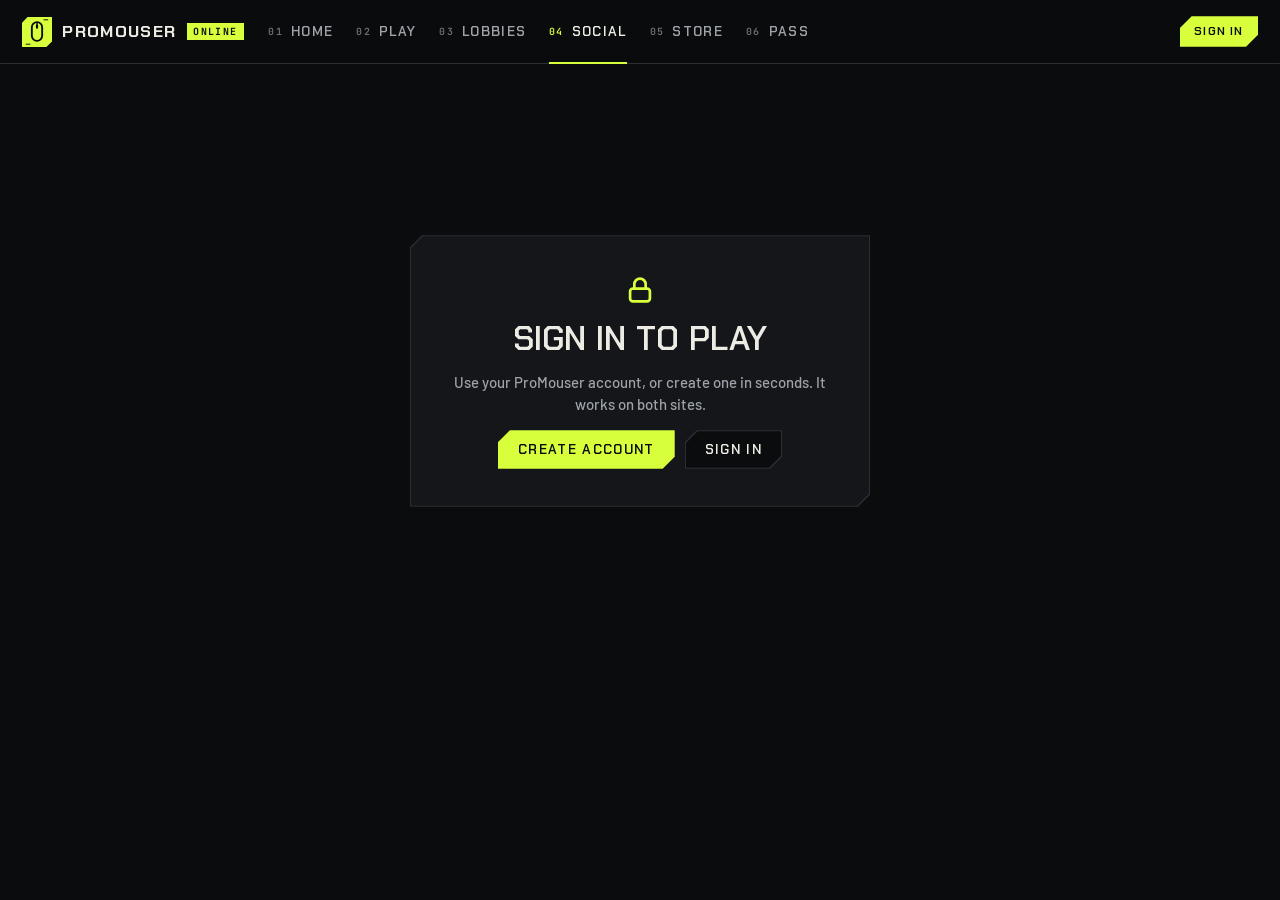
<file: friends.html>
<!doctype html>
<html lang="en">
<head>
  <meta charset="utf-8">
  <meta name="viewport" content="width=device-width, initial-scale=1">
  <title>Friends — ProMouser Online</title>
  <meta name="description" content="Your friends, requests and chats.">
  <meta name="theme-color" content="#0b0c0e">
  <meta property="og:title" content="Friends — ProMouser Online">
  <meta property="og:description" content="Your friends, requests and chats.">
  <meta property="og:type" content="website">
  <link rel="icon" href="favicon.svg" type="image/svg+xml">
  <link rel="preconnect" href="https://fonts.googleapis.com">
  <link rel="preconnect" href="https://fonts.gstatic.com" crossorigin>
  <link href="https://fonts.googleapis.com/css2?family=Barlow:wght@400;500;600;700&family=Chakra+Petch:wght@500;600;700&family=JetBrains+Mono:wght@500;600;700&display=swap" rel="stylesheet">
  <link rel="stylesheet" href="css/online.css">
  <script type="importmap">{"imports": {"three": "./vendor/three/three.module.min.js", "three/addons/": "./vendor/three/addons/"}}</script>
  <script src="supabase-config.js"></script>
</head>
<body>
  <noscript><p style="padding:2rem;text-align:center">ProMouser Online needs JavaScript.</p></noscript>
  <script type="module" src="js/pages/friends.js"></script>
</body>
</html>
</file>
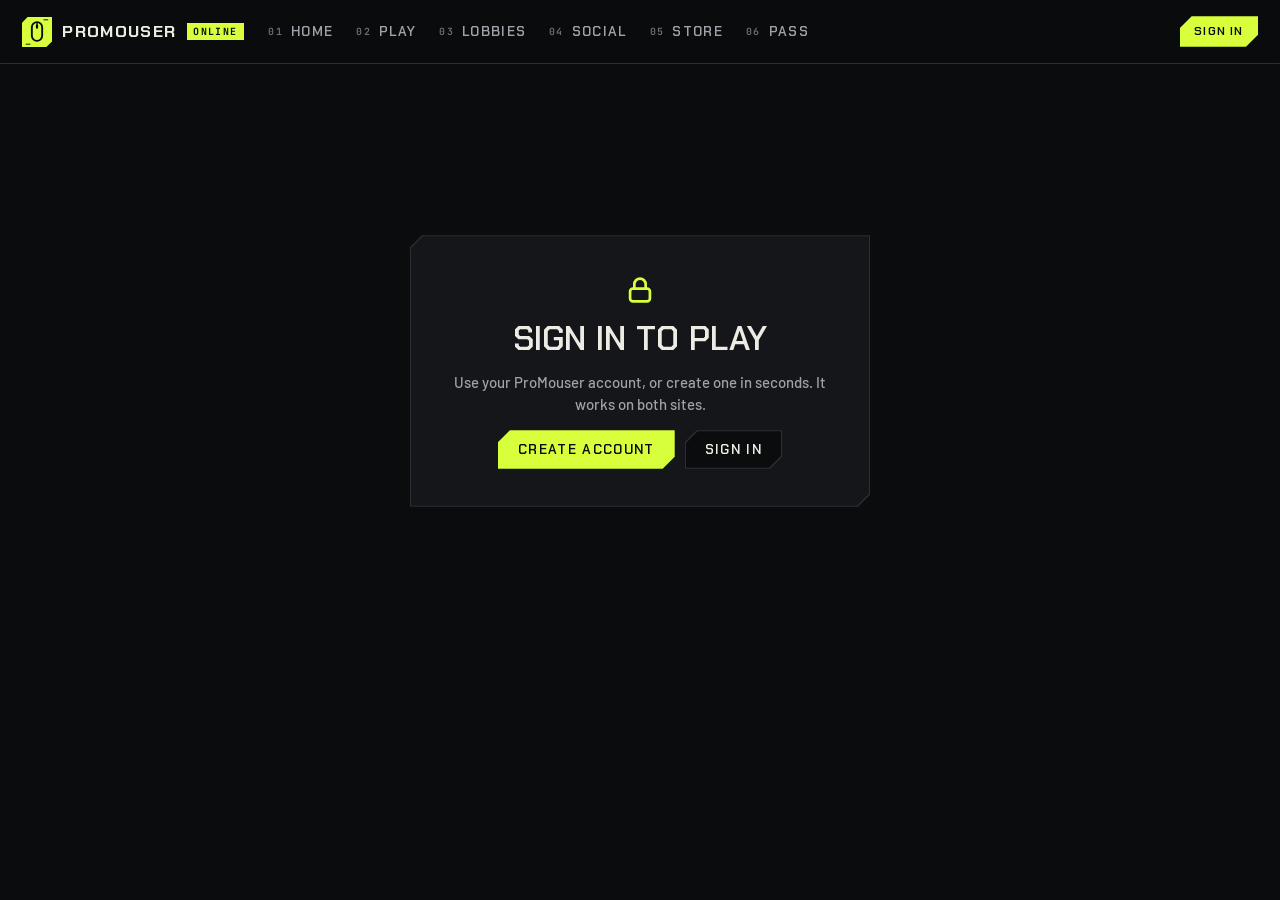
<file: game.html>
<!doctype html>
<html lang="en">
<head>
  <meta charset="utf-8">
  <meta name="viewport" content="width=device-width, initial-scale=1">
  <title>Game — ProMouser Online</title>
  <meta name="description" content="Play a ProMouser Online game.">
  <meta name="theme-color" content="#0b0c0e">
  <meta property="og:title" content="Game — ProMouser Online">
  <meta property="og:description" content="Play a ProMouser Online game.">
  <meta property="og:type" content="website">
  <link rel="icon" href="favicon.svg" type="image/svg+xml">
  <link rel="preconnect" href="https://fonts.googleapis.com">
  <link rel="preconnect" href="https://fonts.gstatic.com" crossorigin>
  <link href="https://fonts.googleapis.com/css2?family=Barlow:wght@400;500;600;700&family=Chakra+Petch:wght@500;600;700&family=JetBrains+Mono:wght@500;600;700&display=swap" rel="stylesheet">
  <link rel="stylesheet" href="css/online.css">
  <script type="importmap">{"imports": {"three": "./vendor/three/three.module.min.js", "three/addons/": "./vendor/three/addons/"}}</script>
  <script src="supabase-config.js"></script>
</head>
<body>
  <noscript><p style="padding:2rem;text-align:center">ProMouser Online needs JavaScript.</p></noscript>
  <script type="module" src="js/pages/game.js"></script>
</body>
</html>
</file>
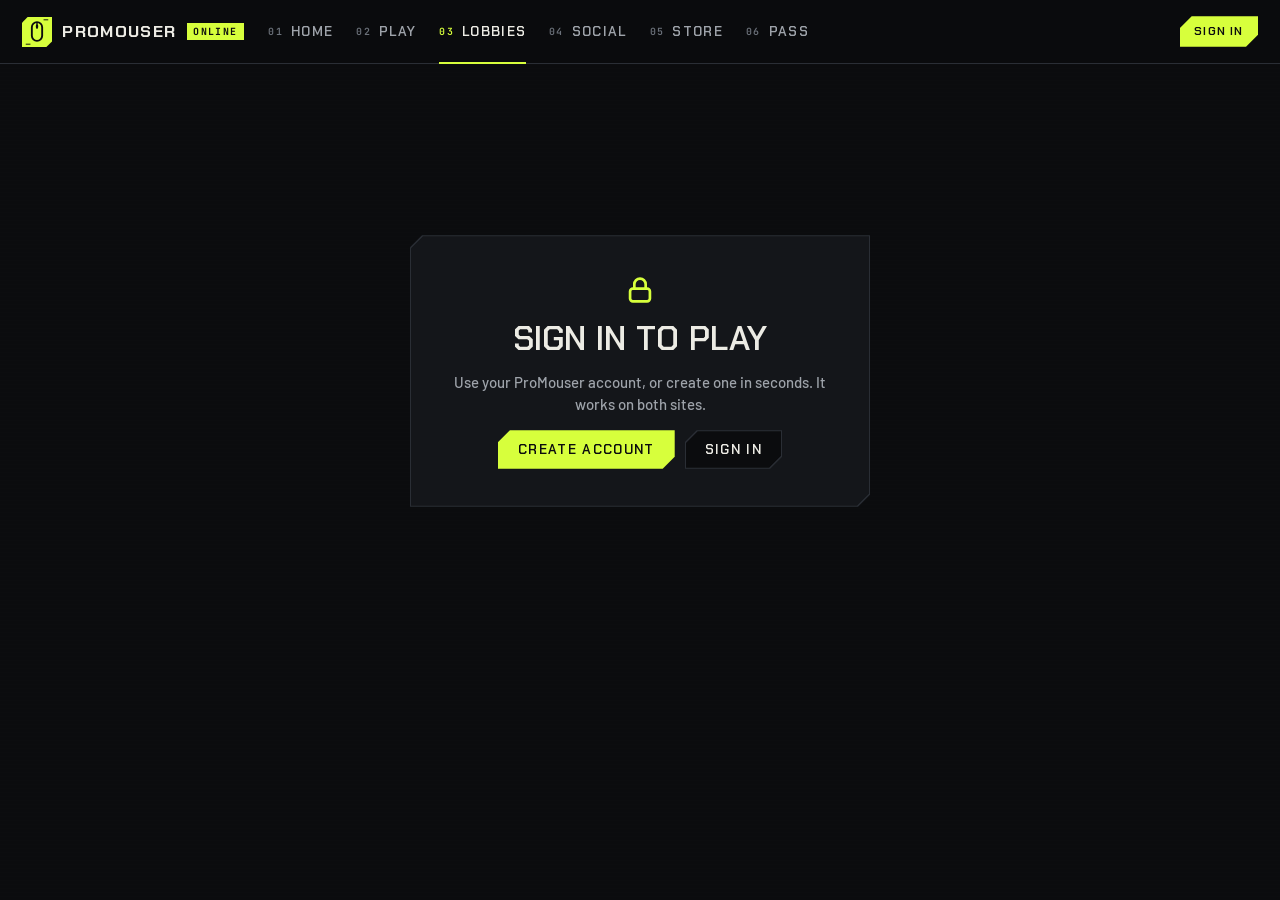
<file: lobbies.html>
<!doctype html>
<html lang="en">
<head>
  <meta charset="utf-8">
  <meta name="viewport" content="width=device-width, initial-scale=1">
  <title>Lobbies — ProMouser Online</title>
  <meta name="description" content="Create or join a lobby and play with friends.">
  <meta name="theme-color" content="#0b0c0e">
  <meta property="og:title" content="Lobbies — ProMouser Online">
  <meta property="og:description" content="Create or join a lobby and play with friends.">
  <meta property="og:type" content="website">
  <link rel="icon" href="favicon.svg" type="image/svg+xml">
  <link rel="preconnect" href="https://fonts.googleapis.com">
  <link rel="preconnect" href="https://fonts.gstatic.com" crossorigin>
  <link href="https://fonts.googleapis.com/css2?family=Barlow:wght@400;500;600;700&family=Chakra+Petch:wght@500;600;700&family=JetBrains+Mono:wght@500;600;700&display=swap" rel="stylesheet">
  <link rel="stylesheet" href="css/online.css">
  <script type="importmap">{"imports": {"three": "./vendor/three/three.module.min.js", "three/addons/": "./vendor/three/addons/"}}</script>
  <script src="supabase-config.js"></script>
</head>
<body>
  <noscript><p style="padding:2rem;text-align:center">ProMouser Online needs JavaScript.</p></noscript>
  <script type="module" src="js/pages/lobbies.js"></script>
</body>
</html>
</file>
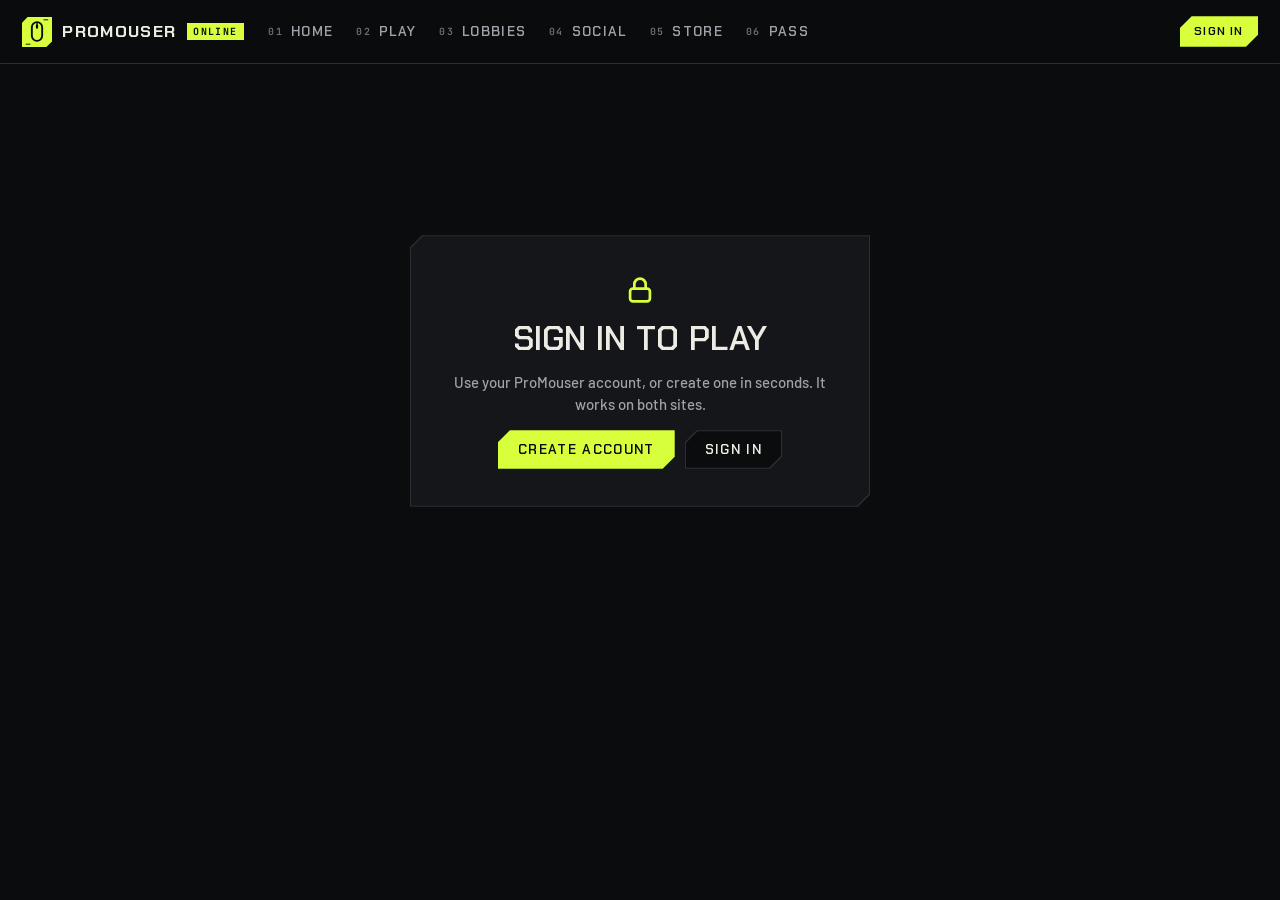
<file: lobby.html>
<!doctype html>
<html lang="en">
<head>
  <meta charset="utf-8">
  <meta name="viewport" content="width=device-width, initial-scale=1">
  <title>Lobby — ProMouser Online</title>
  <meta name="description" content="A ProMouser Online lobby.">
  <meta name="theme-color" content="#0b0c0e">
  <meta property="og:title" content="Lobby — ProMouser Online">
  <meta property="og:description" content="A ProMouser Online lobby.">
  <meta property="og:type" content="website">
  <link rel="icon" href="favicon.svg" type="image/svg+xml">
  <link rel="preconnect" href="https://fonts.googleapis.com">
  <link rel="preconnect" href="https://fonts.gstatic.com" crossorigin>
  <link href="https://fonts.googleapis.com/css2?family=Barlow:wght@400;500;600;700&family=Chakra+Petch:wght@500;600;700&family=JetBrains+Mono:wght@500;600;700&display=swap" rel="stylesheet">
  <link rel="stylesheet" href="css/online.css">
  <script type="importmap">{"imports": {"three": "./vendor/three/three.module.min.js", "three/addons/": "./vendor/three/addons/"}}</script>
  <script src="supabase-config.js"></script>
</head>
<body>
  <noscript><p style="padding:2rem;text-align:center">ProMouser Online needs JavaScript.</p></noscript>
  <script type="module" src="js/pages/lobby.js"></script>
</body>
</html>
</file>
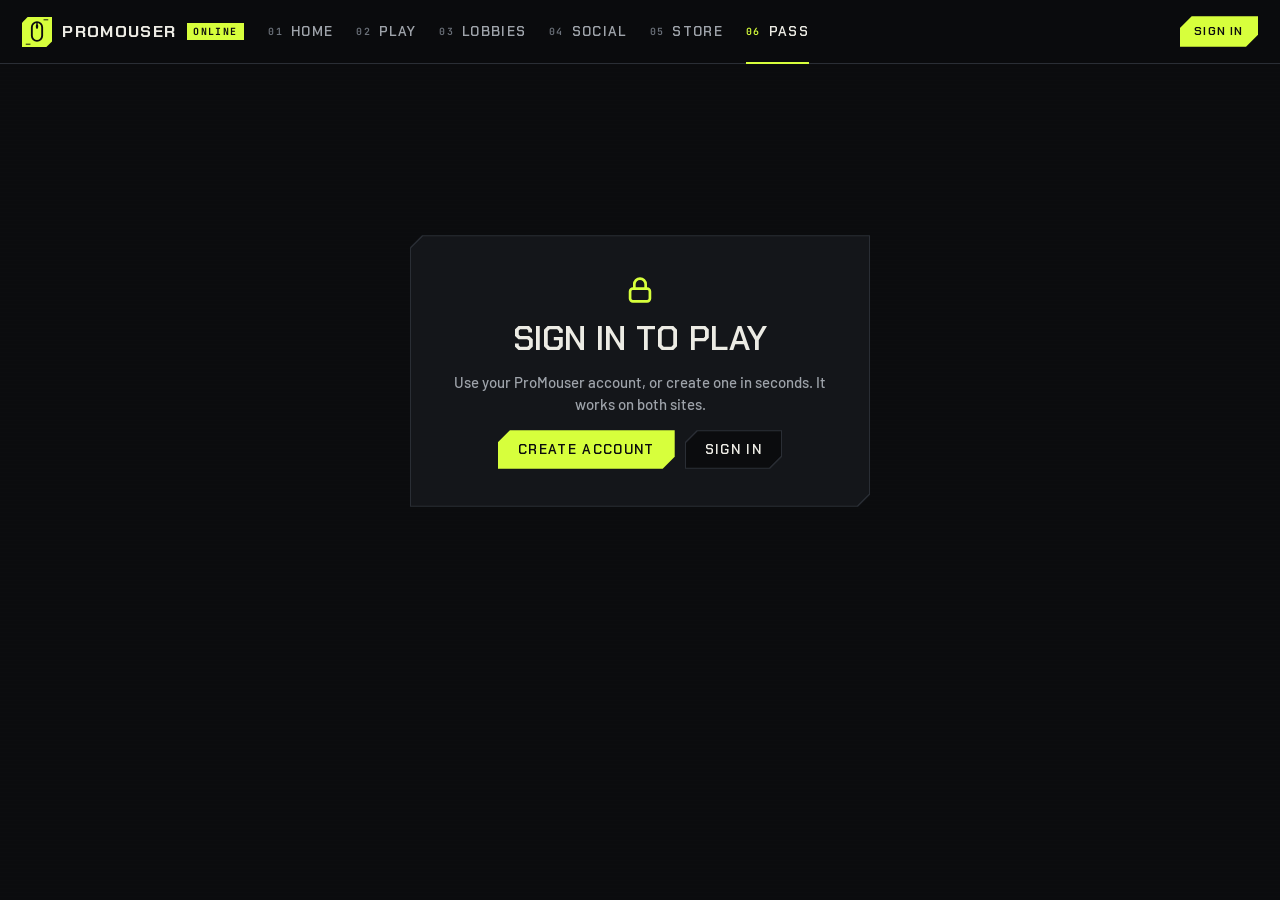
<file: pass.html>
<!doctype html>
<html lang="en">
<head>
  <meta charset="utf-8">
  <meta name="viewport" content="width=device-width, initial-scale=1">
  <title>Battle Pass — ProMouser Online</title>
  <meta name="description" content="Season 1 battle pass: earn XP in games, unlock coins, borders and mice.">
  <meta name="theme-color" content="#0b0c0e">
  <meta property="og:title" content="Battle Pass — ProMouser Online">
  <meta property="og:description" content="Season 1 battle pass: earn XP in games, unlock coins, borders and mice.">
  <meta property="og:type" content="website">
  <link rel="icon" href="favicon.svg" type="image/svg+xml">
  <link rel="preconnect" href="https://fonts.googleapis.com">
  <link rel="preconnect" href="https://fonts.gstatic.com" crossorigin>
  <link href="https://fonts.googleapis.com/css2?family=Barlow:wght@400;500;600;700&family=Chakra+Petch:wght@500;600;700&family=JetBrains+Mono:wght@500;600;700&display=swap" rel="stylesheet">
  <link rel="stylesheet" href="css/online.css">
  <script type="importmap">{"imports": {"three": "./vendor/three/three.module.min.js", "three/addons/": "./vendor/three/addons/"}}</script>
  <script src="supabase-config.js"></script>
</head>
<body>
  <noscript><p style="padding:2rem;text-align:center">ProMouser Online needs JavaScript.</p></noscript>
  <script type="module" src="js/pages/pass.js"></script>
</body>
</html>
</file>
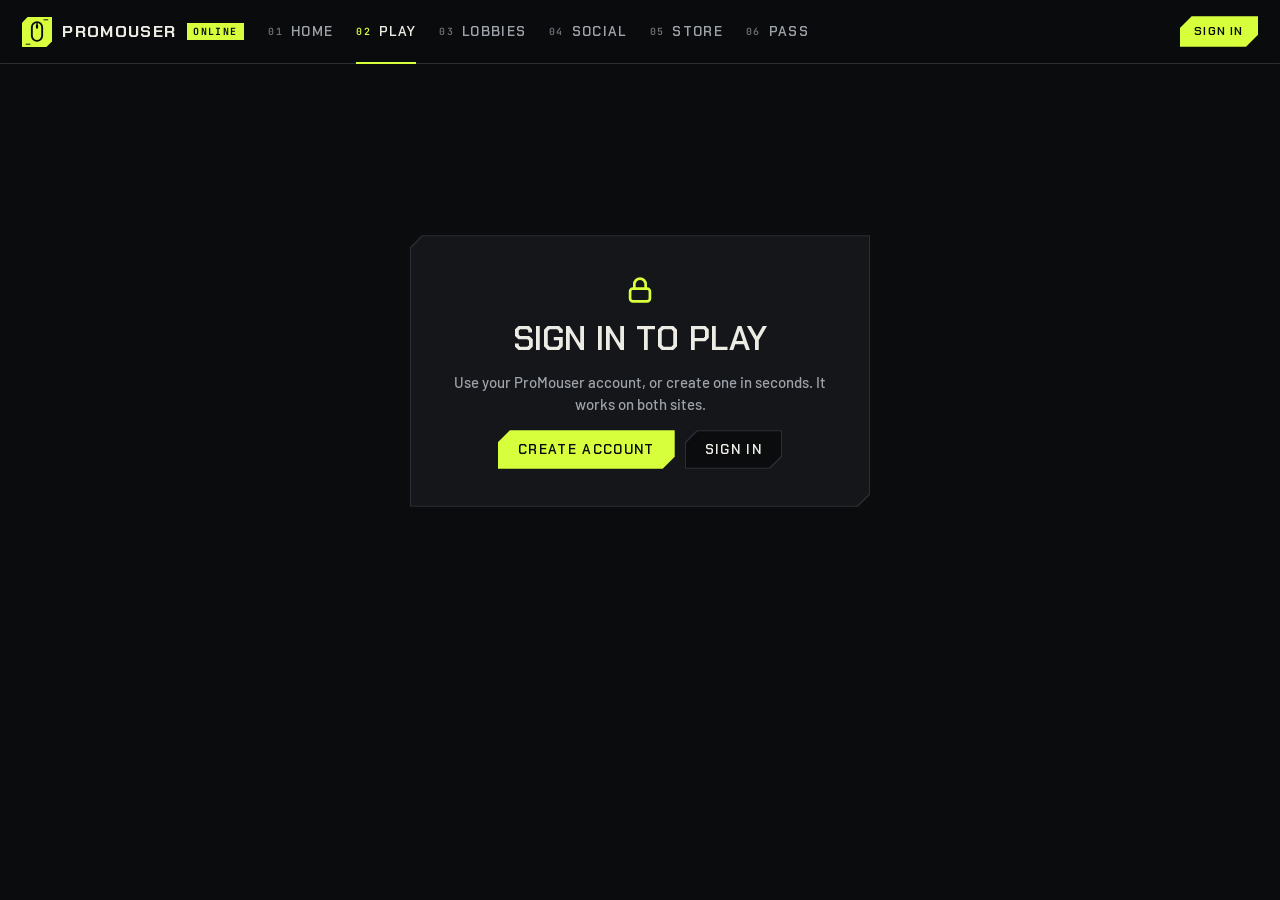
<file: play.html>
<!doctype html>
<html lang="en">
<head>
  <meta charset="utf-8">
  <meta name="viewport" content="width=device-width, initial-scale=1">
  <title>Play — ProMouser Online</title>
  <meta name="description" content="8 games: Neon Arena 3D FPS, CPS Duel, Reaction Duel, Click Royale, Aim Rush, Orb Tracking, Shooting Gallery and Pattern Recall.">
  <meta name="theme-color" content="#0b0c0e">
  <meta property="og:title" content="Play — ProMouser Online">
  <meta property="og:description" content="8 games: Neon Arena 3D FPS, CPS Duel, Reaction Duel, Click Royale, Aim Rush, Orb Tracking, Shooting Gallery and Pattern Recall.">
  <meta property="og:type" content="website">
  <link rel="icon" href="favicon.svg" type="image/svg+xml">
  <link rel="preconnect" href="https://fonts.googleapis.com">
  <link rel="preconnect" href="https://fonts.gstatic.com" crossorigin>
  <link href="https://fonts.googleapis.com/css2?family=Barlow:wght@400;500;600;700&family=Chakra+Petch:wght@500;600;700&family=JetBrains+Mono:wght@500;600;700&display=swap" rel="stylesheet">
  <link rel="stylesheet" href="css/online.css">
  <script type="importmap">{"imports": {"three": "./vendor/three/three.module.min.js", "three/addons/": "./vendor/three/addons/"}}</script>
  <script src="supabase-config.js"></script>
</head>
<body>
  <noscript><p style="padding:2rem;text-align:center">ProMouser Online needs JavaScript.</p></noscript>
  <script type="module" src="js/pages/play.js"></script>
</body>
</html>
</file>
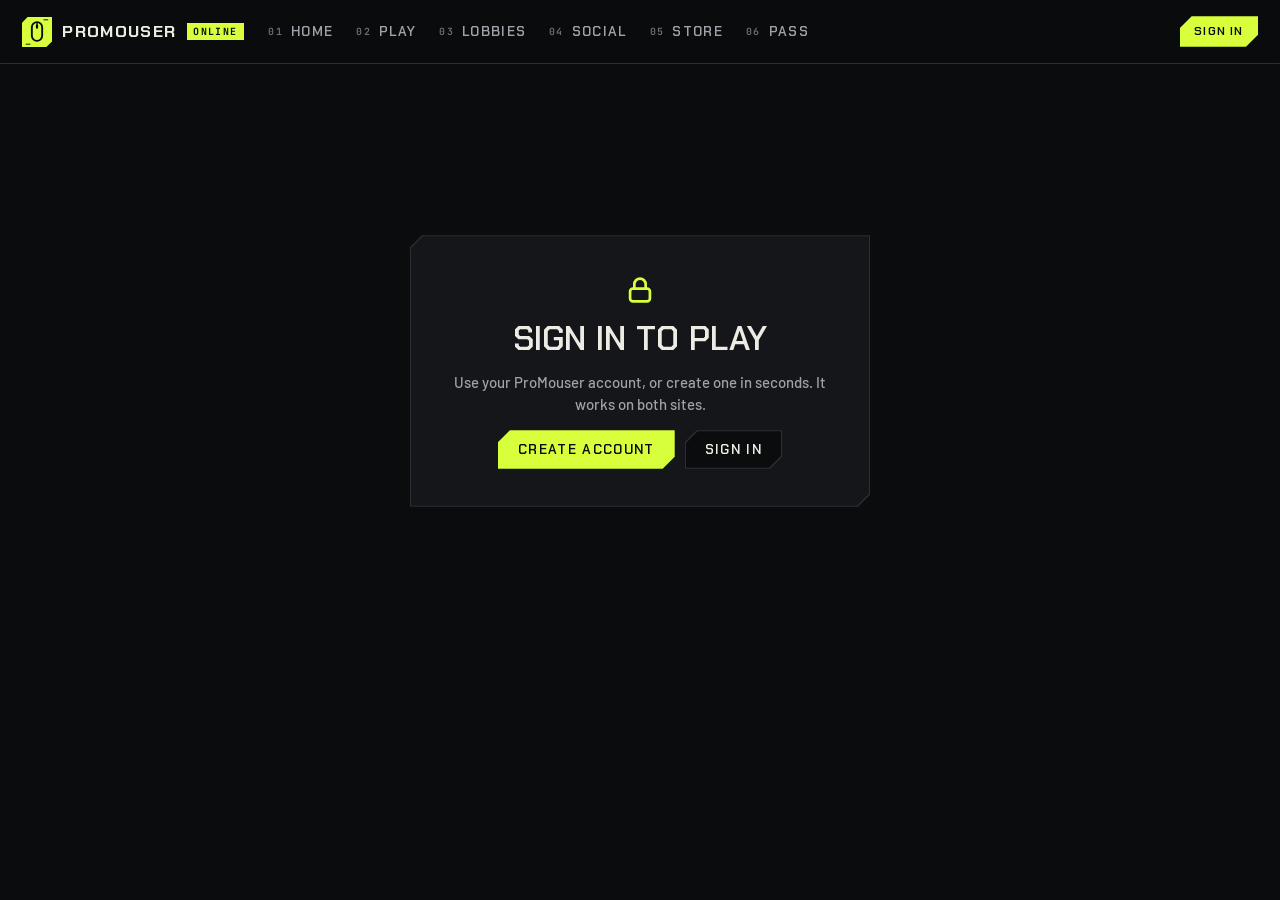
<file: profile.html>
<!doctype html>
<html lang="en">
<head>
  <meta charset="utf-8">
  <meta name="viewport" content="width=device-width, initial-scale=1">
  <title>Profile — ProMouser Online</title>
  <meta name="description" content="A ProMouser Online player profile.">
  <meta name="theme-color" content="#0b0c0e">
  <meta property="og:title" content="Profile — ProMouser Online">
  <meta property="og:description" content="A ProMouser Online player profile.">
  <meta property="og:type" content="website">
  <link rel="icon" href="favicon.svg" type="image/svg+xml">
  <link rel="preconnect" href="https://fonts.googleapis.com">
  <link rel="preconnect" href="https://fonts.gstatic.com" crossorigin>
  <link href="https://fonts.googleapis.com/css2?family=Barlow:wght@400;500;600;700&family=Chakra+Petch:wght@500;600;700&family=JetBrains+Mono:wght@500;600;700&display=swap" rel="stylesheet">
  <link rel="stylesheet" href="css/online.css">
  <script type="importmap">{"imports": {"three": "./vendor/three/three.module.min.js", "three/addons/": "./vendor/three/addons/"}}</script>
  <script src="supabase-config.js"></script>
</head>
<body>
  <noscript><p style="padding:2rem;text-align:center">ProMouser Online needs JavaScript.</p></noscript>
  <script type="module" src="js/pages/profile.js"></script>
</body>
</html>
</file>
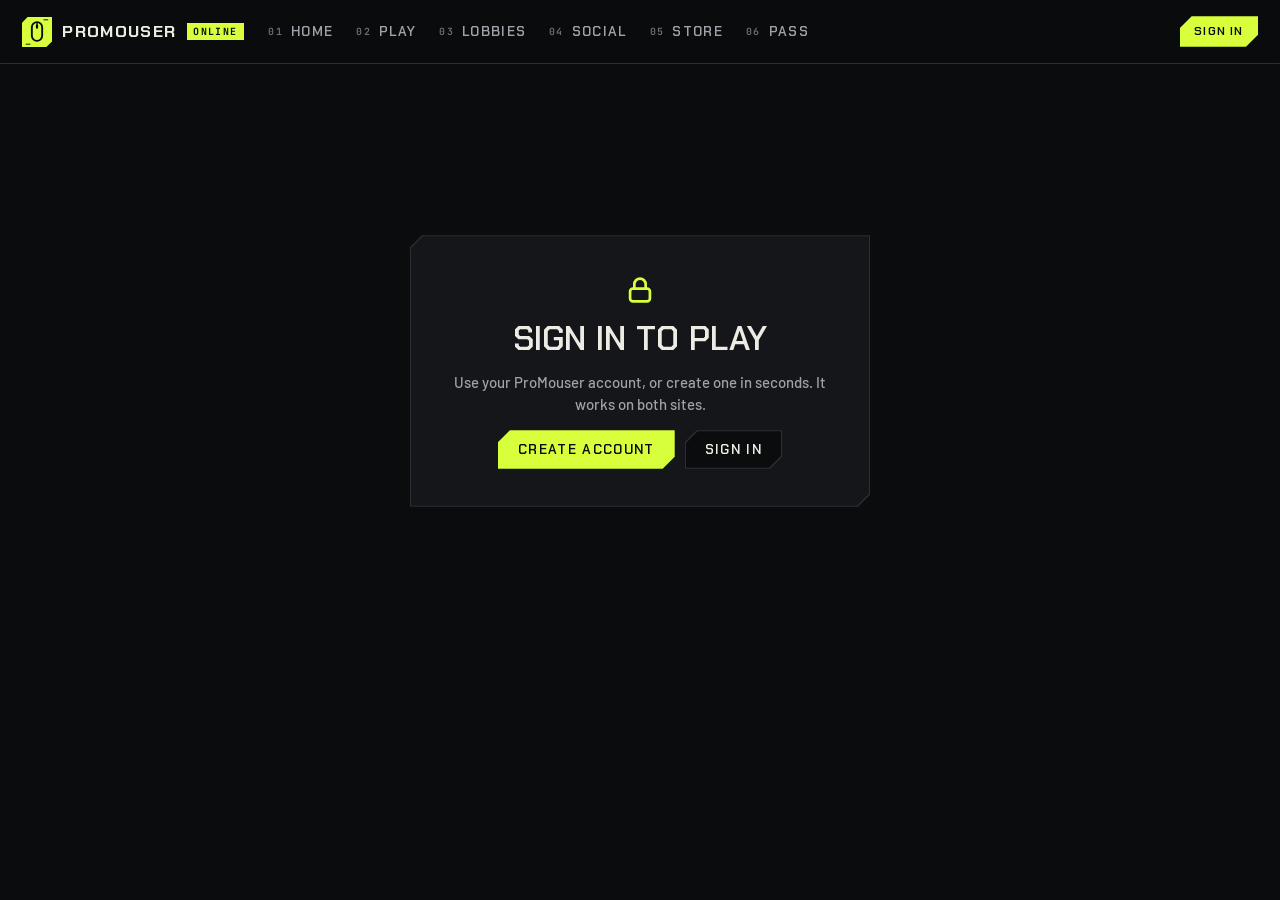
<file: settings.html>
<!doctype html>
<html lang="en">
<head>
  <meta charset="utf-8">
  <meta name="viewport" content="width=device-width, initial-scale=1">
  <title>Settings — ProMouser Online</title>
  <meta name="description" content="Customise your ProMouser Online profile.">
  <meta name="theme-color" content="#0b0c0e">
  <meta property="og:title" content="Settings — ProMouser Online">
  <meta property="og:description" content="Customise your ProMouser Online profile.">
  <meta property="og:type" content="website">
  <link rel="icon" href="favicon.svg" type="image/svg+xml">
  <link rel="preconnect" href="https://fonts.googleapis.com">
  <link rel="preconnect" href="https://fonts.gstatic.com" crossorigin>
  <link href="https://fonts.googleapis.com/css2?family=Barlow:wght@400;500;600;700&family=Chakra+Petch:wght@500;600;700&family=JetBrains+Mono:wght@500;600;700&display=swap" rel="stylesheet">
  <link rel="stylesheet" href="css/online.css">
  <script type="importmap">{"imports": {"three": "./vendor/three/three.module.min.js", "three/addons/": "./vendor/three/addons/"}}</script>
  <script src="supabase-config.js"></script>
</head>
<body>
  <noscript><p style="padding:2rem;text-align:center">ProMouser Online needs JavaScript.</p></noscript>
  <script type="module" src="js/pages/settings.js"></script>
</body>
</html>
</file>
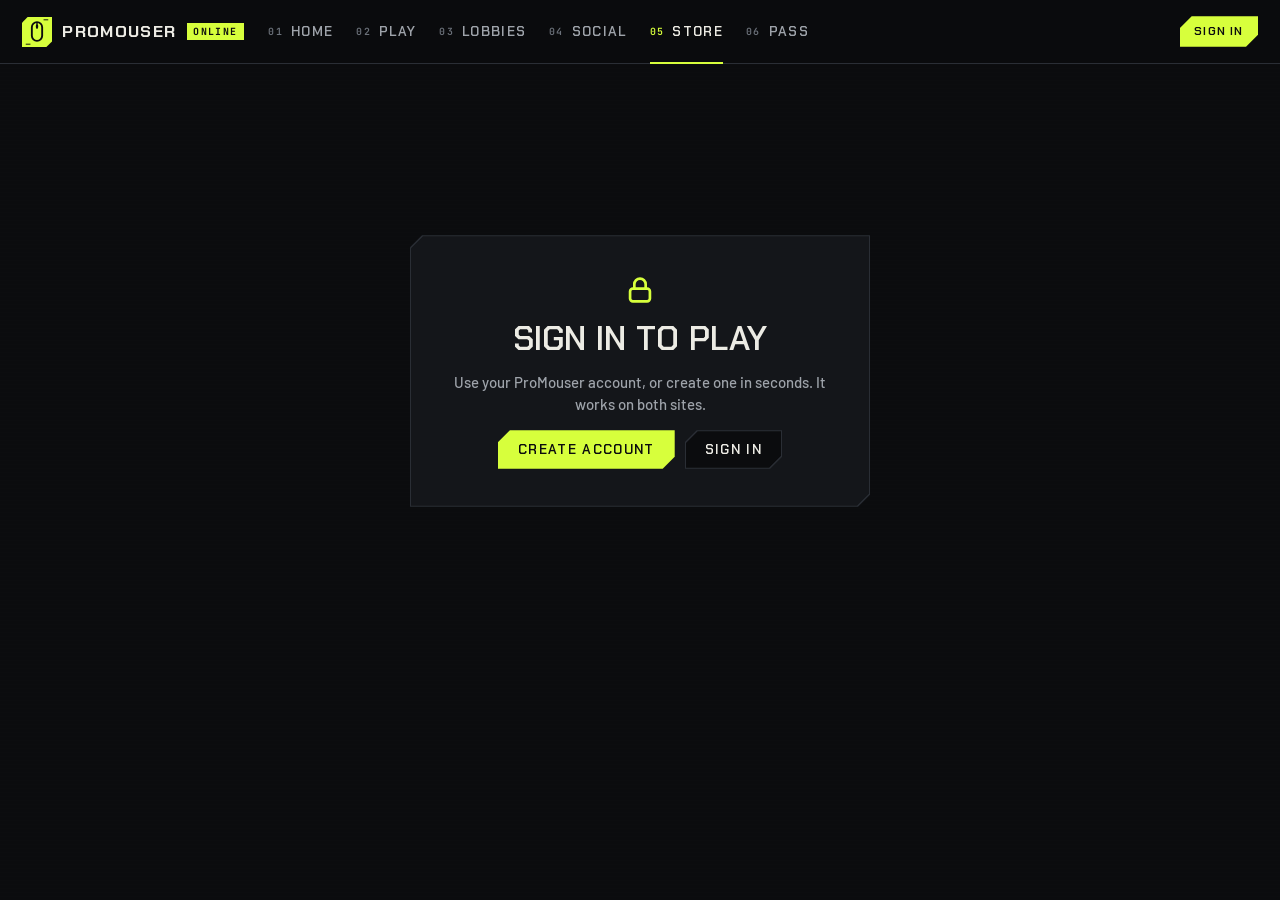
<file: shop.html>
<!doctype html>
<html lang="en">
<head>
  <meta charset="utf-8">
  <meta name="viewport" content="width=device-width, initial-scale=1">
  <title>Shop — ProMouser Online</title>
  <meta name="description" content="3D digital mice and profile borders. Some are earned with coins, some bought.">
  <meta name="theme-color" content="#0b0c0e">
  <meta property="og:title" content="Shop — ProMouser Online">
  <meta property="og:description" content="3D digital mice and profile borders. Some are earned with coins, some bought.">
  <meta property="og:type" content="website">
  <link rel="icon" href="favicon.svg" type="image/svg+xml">
  <link rel="preconnect" href="https://fonts.googleapis.com">
  <link rel="preconnect" href="https://fonts.gstatic.com" crossorigin>
  <link href="https://fonts.googleapis.com/css2?family=Barlow:wght@400;500;600;700&family=Chakra+Petch:wght@500;600;700&family=JetBrains+Mono:wght@500;600;700&display=swap" rel="stylesheet">
  <link rel="stylesheet" href="css/online.css">
  <script type="importmap">{"imports": {"three": "./vendor/three/three.module.min.js", "three/addons/": "./vendor/three/addons/"}}</script>
  <script src="supabase-config.js"></script>
</head>
<body>
  <noscript><p style="padding:2rem;text-align:center">ProMouser Online needs JavaScript.</p></noscript>
  <script type="module" src="js/pages/shop.js"></script>
</body>
</html>
</file>
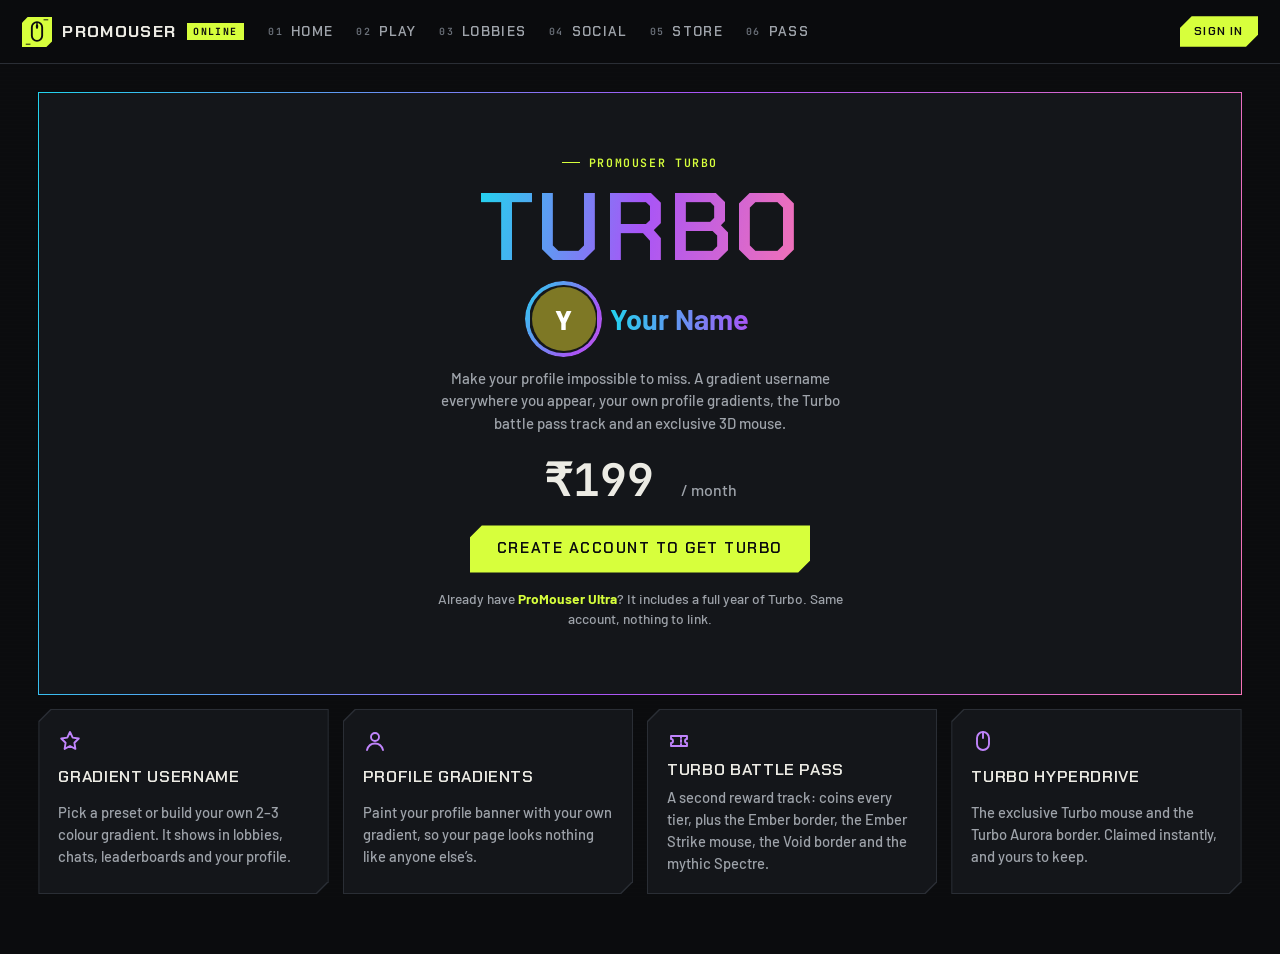
<file: turbo.html>
<!doctype html>
<html lang="en">
<head>
  <meta charset="utf-8">
  <meta name="viewport" content="width=device-width, initial-scale=1">
  <title>ProMouser Turbo — ProMouser Online</title>
  <meta name="description" content="ProMouser Turbo: gradient username, custom profile gradients, the Turbo battle pass and an exclusive 3D mouse. ₹199 a month.">
  <meta name="theme-color" content="#0b0c0e">
  <meta property="og:title" content="ProMouser Turbo — ProMouser Online">
  <meta property="og:description" content="ProMouser Turbo: gradient username, custom profile gradients, the Turbo battle pass and an exclusive 3D mouse. ₹199 a month.">
  <meta property="og:type" content="website">
  <link rel="icon" href="favicon.svg" type="image/svg+xml">
  <link rel="preconnect" href="https://fonts.googleapis.com">
  <link rel="preconnect" href="https://fonts.gstatic.com" crossorigin>
  <link href="https://fonts.googleapis.com/css2?family=Barlow:wght@400;500;600;700&family=Chakra+Petch:wght@500;600;700&family=JetBrains+Mono:wght@500;600;700&display=swap" rel="stylesheet">
  <link rel="stylesheet" href="css/online.css">
  <script type="importmap">{"imports": {"three": "./vendor/three/three.module.min.js", "three/addons/": "./vendor/three/addons/"}}</script>
  <script src="supabase-config.js"></script>
</head>
<body>
  <noscript><p style="padding:2rem;text-align:center">ProMouser Online needs JavaScript.</p></noscript>
  <script type="module" src="js/pages/turbo.js"></script>
</body>
</html>
</file>
<file: css/online.css>
/* =====================================================================
   ProMouser Online — styles
   Direction: a game launcher. Charcoal surfaces, one acid-lime accent,
   signal orange for anything live, chamfered panels, Chakra Petch display
   type, mono numerals, thin rules and HUD-style labels. The cyan→pink
   gradient belongs to Turbo only.
   ===================================================================== */
:root {
  --ink: #0b0c0e; --ink2: #0f1114; --panel: #14161a; --panel2: #1a1d22; --panel3: #22262d; --line: #2a2e35; --line2: #3a3f48;
  --text: #ecebe4; --muted: #9ea3aa; --dim: #6b717a;
  --acc: #d7ff3c; --acc-ink: #0b0c0e; --acc-dim: rgba(215, 255, 60, .12); --hot: #ff5b2e; --blue: #5cb8ff; --ok: #3ddc84; --bad: #ff5b6e; --gold: #f5c542;
  --turbo: linear-gradient(100deg, #22d3ee, #a855f7 50%, #f472b6);
  --display: 'Chakra Petch', 'Barlow', system-ui, sans-serif; --font: 'Barlow', system-ui, -apple-system, 'Segoe UI', sans-serif; --mono: 'JetBrains Mono', ui-monospace, monospace;
  --cut: 12px;
  --poly: polygon(var(--cut) 0, 100% 0, 100% calc(100% - var(--cut)), calc(100% - var(--cut)) 100%, 0 100%, 0 var(--cut));
  color-scheme: dark;
}
* { box-sizing: border-box; margin: 0; padding: 0; }
html { -webkit-text-size-adjust: 100%; }
body { background: var(--ink); color: var(--text); font: 500 15px/1.5 var(--font); min-height: 100vh; overflow-x: hidden; }
body::before { content: ''; position: fixed; inset: 0; pointer-events: none; z-index: 0; opacity: .5;
  background: linear-gradient(rgba(255, 255, 255, .018) 1px, transparent 1px) 0 0 / 100% 4px; }   /* faint scanlines */
a { color: inherit; text-decoration: none; } button { font: inherit; color: inherit; background: none; border: 0; cursor: pointer; }
input, select, textarea { font: inherit; color: inherit; }
img { max-width: 100%; display: block; } ul, ol { list-style: none; }
h1, h2, h3, h4 { font-family: var(--display); font-weight: 600; line-height: 1.05; letter-spacing: .01em; }
h2 { font-size: clamp(1.5rem, 2.6vw, 2.1rem); text-transform: uppercase; }
h3 { font-size: 1.02rem; text-transform: uppercase; letter-spacing: .04em; }
:focus-visible { outline: 2px solid var(--acc); outline-offset: 2px; }
.sr { position: absolute; width: 1px; height: 1px; overflow: hidden; clip: rect(0 0 0 0); white-space: nowrap; }
.skip { position: fixed; left: 12px; top: -60px; z-index: 100; padding: .6rem 1rem; background: var(--acc); color: var(--acc-ink); font-weight: 700; } .skip:focus { top: 12px; }
.muted { color: var(--muted); } .small { font-size: .86rem; } .center { text-align: center; }
.grad-text { color: var(--acc); }
.turbo-text { background: var(--turbo); -webkit-background-clip: text; background-clip: text; color: transparent; }
.row { display: flex; gap: 10px; align-items: center; flex-wrap: wrap; } .row.end { justify-content: flex-end; } .row.center { justify-content: center; } .row.between { justify-content: space-between; }
.ic { width: 20px; height: 20px; flex: none; }
[hidden] { display: none !important; }
.mono, .num { font-family: var(--mono); font-variant-numeric: tabular-nums; letter-spacing: -.01em; }
.kicker { display: inline-flex; align-items: center; gap: .55rem; font: 600 .72rem/1 var(--mono); letter-spacing: .14em; text-transform: uppercase; color: var(--acc); }
.kicker::before { content: ''; width: 18px; height: 1px; background: currentColor; }
.idx { font: 600 .72rem/1 var(--mono); color: var(--dim); letter-spacing: .1em; }

/* ---------- chamfered surfaces: .cut draws a 1px outline that follows the cut corners ---------- */
.cut, .panel, .gcard, .item, .lob, .stat, .hello, .daily, .bp-cell, .perk, .feat, .result-card, .wall-card, .modal, .prof-card, .member, .person.on, .tile3, .co-lines, .poster {
  --bd: var(--line); --fill: var(--panel); position: relative; isolation: isolate; background: var(--bd); clip-path: var(--poly); }
.cut::before, .panel::before, .gcard::before, .item::before, .lob::before, .stat::before, .hello::before, .daily::before, .bp-cell::before, .perk::before, .feat::before, .result-card::before, .wall-card::before, .modal::before, .prof-card::before, .member::before, .person.on::before, .tile3::before, .co-lines::before, .poster::before {
  content: ''; position: absolute; inset: 1px; z-index: -1; background: var(--fill); clip-path: var(--poly); }

/* ---------- buttons, pills, fields ---------- */
.btn { --cut: 9px; display: inline-flex; align-items: center; justify-content: center; gap: .5rem; padding: .78rem 1.25rem; font: 600 .84rem/1 var(--display); letter-spacing: .1em; text-transform: uppercase; white-space: nowrap;
  color: var(--text); background: var(--line2); clip-path: var(--poly); position: relative; isolation: isolate; transition: background .15s, color .15s, transform .1s; }
.btn::before { content: ''; position: absolute; inset: 1px; z-index: -1; background: var(--panel2); clip-path: var(--poly); transition: background .15s; }
.btn:hover::before { background: var(--panel3); } .btn:hover { background: #555c68; }
.btn:active { transform: translateY(1px); }
.btn.primary { background: var(--acc); color: var(--acc-ink); } .btn.primary::before { background: var(--acc); } .btn.primary:hover::before { background: #e4ff6e; }
.btn.ghost::before { background: var(--ink); } .btn.ghost { background: var(--line); }
.btn.danger { color: var(--bad); }
.btn.hot { background: var(--hot); color: #fff; } .btn.hot::before { background: var(--hot); }
.btn.sm { padding: .58rem .9rem; font-size: .76rem; --cut: 7px; } .btn.xs { padding: .4rem .65rem; font-size: .7rem; --cut: 5px; } .btn.wide { width: 100%; } .btn.lg { padding: 1rem 1.7rem; font-size: .95rem; --cut: 12px; }
.btn:disabled { opacity: .45; cursor: not-allowed; transform: none; }
.btn .ic { width: 17px; height: 17px; }
.pill { display: inline-flex; align-items: center; gap: .45rem; height: 34px; padding: 0 .8rem; border: 1px solid var(--line); background: var(--ink2); font: 600 .84rem var(--mono); }
.pill .ic { width: 16px; height: 16px; } .pill.coins .ic { color: var(--gold); }
.pill.turbo { font-family: var(--display); letter-spacing: .08em; text-transform: uppercase; font-size: .76rem; border-color: rgba(168, 85, 247, .5); }
.pill.turbo .ic { color: #c084fc; } .pill.turbo.on { border-color: transparent; background: var(--turbo); color: #fff; } .pill.turbo.on .ic { color: #fff; }
.f { display: grid; gap: .4rem; font: 600 .7rem var(--mono); letter-spacing: .12em; text-transform: uppercase; color: var(--muted); }
.f input, .f select, .f textarea, .input { width: 100%; padding: .75rem .85rem; border: 1px solid var(--line); background: var(--ink2); color: var(--text); font: 500 .95rem var(--font); letter-spacing: 0; text-transform: none; border-radius: 0; }
.f input:focus, .f select:focus, .f textarea:focus, .input:focus { outline: none; border-color: var(--acc); background: #0c0e10; }
.f textarea { resize: vertical; min-height: 84px; }
.f-err { color: var(--bad); font-size: .86rem; min-height: 1.2em; }
.tabs { display: flex; gap: 0; border-bottom: 1px solid var(--line); }
.tabs button { position: relative; padding: .8rem 1.1rem; font: 600 .82rem var(--display); letter-spacing: .1em; text-transform: uppercase; color: var(--muted); }
.tabs button:hover { color: var(--text); }
.tabs button[aria-selected="true"] { color: var(--text); } .tabs button[aria-selected="true"]::after { content: ''; position: absolute; left: 0; right: 0; bottom: -1px; height: 2px; background: var(--acc); }
.chip { display: inline-flex; align-items: center; gap: .35rem; padding: .22rem .55rem; font: 600 .68rem var(--mono); letter-spacing: .08em; text-transform: uppercase; background: var(--panel3); color: var(--muted); }
.chip.live { background: rgba(255, 91, 46, .14); color: var(--hot); } .chip.live::before { content: ''; width: 6px; height: 6px; border-radius: 50%; background: var(--hot); animation: blink 1.2s infinite; }
@keyframes blink { 50% { opacity: .2; } }

/* ---------- shell: a launcher bar + content + social panel ---------- */
.app { position: relative; z-index: 1; min-height: 100vh; display: grid; grid-template-rows: auto 1fr; }
.bar { position: sticky; top: 0; z-index: 30; display: flex; align-items: stretch; gap: 22px; height: 64px; padding: 0 22px; background: rgba(11, 12, 14, .92); backdrop-filter: blur(10px); border-bottom: 1px solid var(--line); }
.brand { display: flex; align-items: center; gap: .65rem; flex: none; }
.brand img { width: 30px; height: 30px; }
.brand b { font: 700 1.05rem/1 var(--display); letter-spacing: .08em; }
.brand em { font: 700 .62rem/1 var(--mono); font-style: normal; letter-spacing: .14em; padding: .25rem .4rem; background: var(--acc); color: var(--acc-ink); }
.nav { display: flex; align-items: stretch; gap: 2px; }
.nav a { position: relative; display: flex; align-items: center; gap: .5rem; padding: 0 .95rem; font: 600 .84rem var(--display); letter-spacing: .1em; text-transform: uppercase; color: var(--muted); transition: color .15s; }
.nav a i { font: 600 .62rem var(--mono); font-style: normal; color: var(--dim); }
.nav a:hover { color: var(--text); }
.nav a.on { color: var(--text); } .nav a.on::after { content: ''; position: absolute; left: .95rem; right: .95rem; bottom: -1px; height: 2px; background: var(--acc); }
.nav a.on i { color: var(--acc); }
.nav-badge { min-width: 17px; height: 17px; padding: 0 4px; background: var(--hot); color: #fff; font: 700 .64rem/17px var(--mono); font-style: normal; text-align: center; }
.bar-right { margin-left: auto; display: flex; align-items: center; gap: 10px; }
.top-search { position: relative; width: 200px; } .top-search .ic { position: absolute; left: 10px; top: 50%; transform: translateY(-50%); color: var(--dim); width: 16px; height: 16px; }
.top-search input { width: 100%; height: 34px; padding: 0 .7rem 0 2rem; border: 1px solid var(--line); background: var(--ink2); color: var(--text); font-size: .88rem; }
.top-search input:focus { outline: none; border-color: var(--acc); }
.top-user { display: flex; align-items: center; gap: 10px; }
.me-menu { position: relative; } .me-btn { display: flex; align-items: center; gap: .55rem; padding: 3px 6px 3px 3px; border: 1px solid var(--line); background: var(--ink2); }
.me-btn .nm { max-width: 110px; font-size: .86rem; }
.me-dd { position: absolute; right: 0; top: calc(100% + 8px); width: 250px; padding: 6px; border: 1px solid var(--line2); background: var(--panel); box-shadow: 0 24px 60px -20px #000; display: grid; gap: 1px; z-index: 40; }
.me-dd a, .me-dd button { display: flex; align-items: center; gap: .65rem; padding: .62rem .7rem; font-size: .9rem; font-weight: 600; text-align: left; } .me-dd a:hover, .me-dd button:hover { background: var(--panel3); }
.me-dd .ic { width: 17px; height: 17px; color: var(--muted); }
.me-head { display: flex; gap: .7rem; align-items: center; padding: .6rem .6rem .8rem; border-bottom: 1px solid var(--line); margin-bottom: 4px; } .me-head small { display: block; color: var(--muted); font: .76rem var(--mono); }
.top-title { display: none; }
.shell { display: grid; grid-template-columns: minmax(0, 1fr) 280px; min-height: 0; }
.view { min-width: 0; padding: 28px clamp(16px, 3vw, 40px) 60px; outline: none; }
.side { position: sticky; top: 64px; height: calc(100vh - 64px); overflow-y: auto; padding: 18px 14px; border-left: 1px solid var(--line); background: var(--ink2); }
.side h2 { display: flex; align-items: center; justify-content: space-between; font: 600 .7rem var(--mono); letter-spacing: .14em; color: var(--dim); margin-bottom: 12px; }
.side-friend { display: flex; align-items: center; gap: .65rem; padding: .45rem .5rem; } .side-friend:hover { background: var(--panel2); }
.side-friend span { min-width: 0; display: grid; } .side-friend small { color: var(--muted); font-size: .76rem; white-space: nowrap; overflow: hidden; text-overflow: ellipsis; }
.unread { margin-left: auto; min-width: 20px; height: 20px; background: var(--hot); color: #fff; font: 700 .7rem/20px var(--mono); font-style: normal; text-align: center; padding: 0 5px; }
.app.wide .shell { grid-template-columns: minmax(0, 1fr); } .app.wide .side { display: none; }
.mnav { display: none; }
@media (max-width: 1320px) { .shell { grid-template-columns: minmax(0, 1fr); } .side { display: none; } .top-search { display: none; } }
@media (max-width: 960px) {
  .nav, .pill.turbo:not(.on), .me-btn .nm { display: none; } .bar { gap: 10px; padding: 0 14px; }
  .app { padding-bottom: 64px; }
  .mnav { position: fixed; left: 0; right: 0; bottom: 0; z-index: 30; display: grid; grid-template-columns: repeat(6, 1fr); height: 62px; padding-bottom: env(safe-area-inset-bottom); background: rgba(11, 12, 14, .96); border-top: 1px solid var(--line); }
  .mnav a { display: grid; place-items: center; gap: 2px; align-content: center; font: 600 .62rem var(--display); letter-spacing: .08em; text-transform: uppercase; color: var(--muted); position: relative; }
  .mnav a.on { color: var(--acc); } .mnav .ic { width: 21px; height: 21px; } .mnav .nav-badge { position: absolute; top: 6px; right: 22%; }
  .view { padding: 18px 14px 40px; }
}

/* ---------- avatars + borders ---------- */
.av { --s: 40px; position: relative; display: inline-block; flex: none; width: var(--s); height: var(--s); vertical-align: middle; }
.av-img { position: absolute; inset: 0; border-radius: 50%; overflow: hidden; background: var(--panel3); }
.av-img img { width: 100%; height: 100%; object-fit: cover; }
.av-img b { display: grid; place-items: center; width: 100%; height: 100%; color: #fff; font-weight: 800; font-size: calc(var(--s) * .42); }
.av-ring { position: absolute; inset: calc(var(--s) * -.1); border-radius: 50%; padding: calc(var(--s) * .07); pointer-events: none;
  -webkit-mask: linear-gradient(#000 0 0) content-box, linear-gradient(#000 0 0); -webkit-mask-composite: xor; mask-composite: exclude; }
.av-dot { position: absolute; right: -1px; bottom: -1px; width: calc(var(--s) * .3); height: calc(var(--s) * .3); min-width: 10px; min-height: 10px; border-radius: 50%; border: 2.5px solid var(--bg); background: var(--dim); z-index: 2; }
.av-dot.on { background: var(--ok); }
.deco { position: absolute; pointer-events: none; font-style: normal; z-index: 1; }
.bd.b-clean .av-ring { background: rgba(255, 255, 255, .55); }
.bd.b-crimson .av-ring { background: linear-gradient(140deg, #ff2d55, #9f1239); box-shadow: 0 0 0 0 rgba(255, 45, 85, .6); animation: bdPulse 1.4s ease-in-out infinite; }
@keyframes bdPulse { 50% { filter: drop-shadow(0 0 calc(var(--s) * .12) #ff2d55); } }
.bd.b-frost .av-ring { background: conic-gradient(from 20deg, #e0f2fe, #7dd3fc, #ffffff, #38bdf8, #e0f2fe); filter: drop-shadow(0 0 6px rgba(125, 211, 252, .7)); }
.bd.b-frost .flake { color: #e0f2fe; font-size: calc(var(--s) * .28); text-shadow: 0 0 6px #7dd3fc; } .flake.k1 { right: -12%; top: -10%; } .flake.k2 { left: -14%; bottom: 0; font-size: calc(var(--s) * .2); }
.bd.b-pixel .av-ring { padding: calc(var(--s) * .09); border-radius: 18%; inset: calc(var(--s) * -.11); background: conic-gradient(#f43f5e 0 12.5%, #f59e0b 0 25%, #eab308 0 37.5%, #22c55e 0 50%, #06b6d4 0 62.5%, #3b82f6 0 75%, #8b5cf6 0 87.5%, #ec4899 0); animation: bdHue 2.4s steps(8) infinite; }
.bd.b-pixel .av-img { border-radius: 14%; }
@keyframes bdHue { to { filter: hue-rotate(360deg); } }
.bd.b-neon .av-ring { background: conic-gradient(#22d3ee, #a855f7, #f472b6, #facc15, #22d3ee); animation: bdSpin 3s linear infinite; filter: drop-shadow(0 0 calc(var(--s) * .1) rgba(168, 85, 247, .8)); }
@keyframes bdSpin { to { transform: rotate(1turn); } }
.bd.b-sakura .av-ring { background: linear-gradient(140deg, #fbcfe8, #f472b6, #fdf2f8); }
.petal { width: calc(var(--s) * .2); height: calc(var(--s) * .14); border-radius: 80% 0 80% 0; background: linear-gradient(140deg, #fff1f7, #f9a8d4); animation: petal 3.6s ease-in-out infinite; }
.petal.p1 { left: -10%; top: 6%; } .petal.p2 { right: -8%; top: 40%; animation-delay: -1.2s; } .petal.p3 { left: 30%; bottom: -12%; animation-delay: -2.4s; }
@keyframes petal { 50% { transform: translate(3px, 5px) rotate(40deg); opacity: .7; } }
.bd.b-fire .av-ring { background: conic-gradient(from 180deg, #7f1d1d, #f97316, #fde047, #f97316, #7f1d1d); animation: bdFlick .25s steps(2) infinite; filter: drop-shadow(0 0 calc(var(--s) * .14) #f97316); }
@keyframes bdFlick { 50% { filter: drop-shadow(0 0 calc(var(--s) * .2) #ef4444) brightness(1.15); } }
.flame { bottom: 62%; width: calc(var(--s) * .28); height: calc(var(--s) * .44); border-radius: 50% 50% 20% 20% / 70% 70% 30% 30%; background: radial-gradient(ellipse at 50% 85%, #fde047, #f97316 45%, transparent 70%); filter: blur(.4px); animation: flame 1s ease-in-out infinite; transform-origin: 50% 100%; }
.flame.f1 { left: 4%; } .flame.f2 { left: 36%; bottom: 72%; height: calc(var(--s) * .52); animation-delay: -.4s; } .flame.f3 { right: 4%; animation-delay: -.7s; }
@keyframes flame { 50% { transform: scaleY(1.25) translateY(-2px); opacity: .85; } }
.bd.b-galaxy .av-ring { background: conic-gradient(#1e1b4b, #7c3aed, #ec4899, #1e3a8a, #1e1b4b); animation: bdSpin 9s linear infinite; }
.stars { inset: -18%; border-radius: 50%; background: radial-gradient(1.5px 1.5px at 20% 30%, #fff, transparent), radial-gradient(1px 1px at 70% 20%, #fff, transparent), radial-gradient(1.5px 1.5px at 85% 70%, #fff, transparent), radial-gradient(1px 1px at 30% 85%, #fff, transparent), radial-gradient(1px 1px at 50% 5%, #c4b5fd, transparent); animation: bdSpin 14s linear infinite; }
.bd.b-glitch .av-ring { background: linear-gradient(#fff, #fff); animation: glitch 2.2s steps(1) infinite; }
.bd.b-glitch .av-img { animation: glitchImg 2.2s steps(1) infinite; }
@keyframes glitch { 0%, 82%, 100% { box-shadow: 3px 0 0 #ff004c, -3px 0 0 #00f0ff; } 84% { box-shadow: -5px 2px 0 #ff004c, 5px -2px 0 #00f0ff; transform: translateX(2px); } 88% { box-shadow: 6px -1px 0 #ff004c, -6px 1px 0 #00f0ff; transform: translateX(-3px); } }
@keyframes glitchImg { 0%, 84%, 100% { clip-path: none; } 86% { clip-path: inset(20% 0 45% 0); transform: translateX(3px); } 90% { clip-path: inset(60% 0 10% 0); transform: translateX(-3px); } }
.bd.b-crown .av-ring { background: linear-gradient(140deg, #fff3b0, #f5c542 40%, #b45309 80%, #fde68a); filter: drop-shadow(0 0 calc(var(--s) * .08) rgba(245, 197, 66, .8)); }
.crown { left: 50%; top: calc(var(--s) * -.42); width: calc(var(--s) * .55); transform: translateX(-50%) rotate(-8deg); filter: drop-shadow(0 2px 4px rgba(0, 0, 0, .6)); animation: crown 3s ease-in-out infinite; } .crown svg { width: 100%; display: block; }
@keyframes crown { 50% { transform: translateX(-50%) translateY(-3px) rotate(-4deg); } }
.bd.b-volt .av-ring { background: repeating-conic-gradient(#fde047 0 10deg, #0ea5e9 10deg 20deg); animation: bdSpin 1.6s linear infinite; filter: drop-shadow(0 0 calc(var(--s) * .1) #fde047); }
.bolt { right: -14%; top: -14%; width: calc(var(--s) * .38); animation: bdPulse 1s infinite; } .bolt svg { width: 100%; display: block; }
.bd.b-ember .av-ring { background: linear-gradient(140deg, #431407, #ea580c, #1c1917); }
.spark { bottom: 20%; width: calc(var(--s) * .07); height: calc(var(--s) * .07); min-width: 3px; min-height: 3px; border-radius: 50%; background: #fdba74; box-shadow: 0 0 6px #f97316; animation: spark 2.2s linear infinite; }
.spark.s1 { left: 0; } .spark.s2 { left: 50%; animation-delay: -.7s; } .spark.s3 { right: 0; animation-delay: -1.4s; }
@keyframes spark { from { transform: translateY(0); opacity: 1; } to { transform: translateY(calc(var(--s) * -1.1)); opacity: 0; } }
.bd.b-void .av-ring { background: conic-gradient(#000, #4c1d95, #000, #7c3aed, #000); animation: bdSpin 4s linear infinite reverse; filter: drop-shadow(0 0 calc(var(--s) * .12) #7c3aed); }
.bd.b-aurora .av-ring { background: linear-gradient(120deg, #22d3ee, #a855f7, #f472b6, #34d399, #22d3ee); background-size: 300% 300%; animation: aurora 4s ease-in-out infinite; filter: drop-shadow(0 0 calc(var(--s) * .12) rgba(168, 85, 247, .8)); }
@keyframes aurora { 50% { background-position: 100% 50%; } }


/* ---------- names, badges, rarity ---------- */
.nm { font-weight: 700; white-space: nowrap; overflow: hidden; text-overflow: ellipsis; }
.nm.grad { background: var(--g); background-size: 200% 100%; -webkit-background-clip: text; background-clip: text; color: transparent; animation: nmShift 6s ease-in-out infinite; }
@keyframes nmShift { 50% { background-position: 100% 0; } }
.badge { display: inline-flex; align-items: center; gap: .25rem; padding: .16rem .45rem; font: 700 .62rem/1.2 var(--mono); letter-spacing: .08em; text-transform: uppercase; vertical-align: middle; }
.badge .ic { width: 11px; height: 11px; }
.badge.turbo { background: var(--turbo); color: #fff; } .badge.ultra { background: rgba(168, 85, 247, .16); color: #d8b4fe; } .badge.lite { background: rgba(92, 184, 255, .14); color: #a5d4ff; } .badge.lvl { background: var(--panel3); color: var(--text); }
.rar { display: inline-flex; align-items: center; gap: .35rem; font: 700 .64rem var(--mono); letter-spacing: .12em; text-transform: uppercase; color: var(--rc); }
.rar::before { content: ''; width: 8px; height: 8px; background: var(--rc); transform: rotate(45deg); }
.rar.mythic { color: #f9a8d4; } .rar.mythic::before { background: var(--turbo); }

/* ---------- surfaces ---------- */
.panel { padding: clamp(16px, 2.2vw, 22px); }
.panel-h { display: flex; align-items: center; justify-content: space-between; gap: 10px; margin-bottom: 14px; } .panel-h h2, .panel-h h3 { margin: 0; }
.grid { display: grid; gap: 14px; } .g2 { grid-template-columns: repeat(2, minmax(0, 1fr)); } .g3 { grid-template-columns: repeat(3, minmax(0, 1fr)); }
.cards { display: grid; gap: 14px; grid-template-columns: repeat(auto-fill, minmax(250px, 1fr)); }
@media (max-width: 1000px) { .g3 { grid-template-columns: 1fr 1fr; } } @media (max-width: 700px) { .g2, .g3 { grid-template-columns: 1fr; } }
.loading { display: grid; place-items: center; min-height: 40vh; } .spin { width: 30px; height: 30px; border: 2px solid var(--line2); border-top-color: var(--acc); border-radius: 50%; animation: spin .8s linear infinite; } @keyframes spin { to { transform: rotate(1turn); } }
.empty { display: grid; justify-items: center; gap: .6rem; text-align: center; padding: 48px 20px; color: var(--muted); } .empty .ic { width: 36px; height: 36px; color: var(--dim); } .empty h2, .empty h3 { color: var(--text); }
.wall { display: grid; place-items: center; min-height: 62vh; } .wall-card { --cut: 18px; max-width: 460px; text-align: center; display: grid; gap: .9rem; justify-items: center; padding: 38px 30px; }
.wall-card .ic { width: 34px; height: 34px; color: var(--acc); } .wall-card p { color: var(--muted); }
.section-h { display: flex; align-items: end; justify-content: space-between; gap: 12px; margin: 34px 0 14px; padding-bottom: 10px; border-bottom: 1px solid var(--line); } .section-h:first-child { margin-top: 0; }
.section-h h2 { display: flex; align-items: baseline; gap: .7rem; } .section-h h2 .idx { font-size: .8rem; }
.section-h a { font: 600 .76rem var(--display); letter-spacing: .1em; text-transform: uppercase; color: var(--acc); }

/* ---------- toast + modal ---------- */
#toasts { position: fixed; right: 16px; bottom: 16px; z-index: 90; display: grid; gap: 8px; max-width: min(380px, calc(100vw - 32px)); }
@media (max-width: 960px) { #toasts { bottom: 76px; left: 16px; right: 16px; max-width: none; } }
.toast { display: flex; align-items: center; gap: .55rem; flex-wrap: wrap; padding: .8rem 1rem; border-left: 3px solid var(--acc); background: var(--panel2); box-shadow: 0 16px 40px -14px #000; font-size: .92rem; opacity: 0; transform: translateX(16px); transition: opacity .2s, transform .2s; }
.toast.in { opacity: 1; transform: none; } .toast.ok { border-color: var(--ok); } .toast.bad { border-color: var(--bad); } .toast a { color: var(--acc); font-weight: 700; } .toast .ic { width: 17px; height: 17px; color: var(--acc); }
.modal-wrap { position: fixed; inset: 0; z-index: 80; display: grid; place-items: center; padding: 16px; background: rgba(5, 6, 8, .78); backdrop-filter: blur(4px); opacity: 0; transition: opacity .18s; }
.modal-wrap.in { opacity: 1; }
.modal { --cut: 18px; --bd: var(--line2); width: min(720px, 100%); max-height: calc(100vh - 32px); overflow-y: auto; transform: translateY(8px); transition: transform .18s; }
.modal-wrap.in .modal { transform: none; } .modal.narrow { width: min(440px, 100%); } .modal.wide { width: min(1000px, 100%); }
.modal-body { padding: clamp(20px, 3vw, 30px); } .modal-x { position: absolute; right: 12px; top: 12px; width: 34px; height: 34px; display: grid; place-items: center; color: var(--muted); z-index: 2; } .modal-x:hover { color: var(--text); background: var(--panel3); }
.auth { display: grid; gap: 16px; } .auth-logo { display: flex; justify-content: center; } .auth-form { display: grid; gap: 12px; }
.auth-note { display: flex; gap: .65rem; padding: .85rem; border-left: 2px solid var(--acc); background: var(--ink2); font-size: .86rem; color: var(--muted); } .auth-note .ic { color: var(--acc); } .auth-note a { color: var(--acc); }
.auth-demo { font: .74rem var(--mono); color: var(--dim); text-align: center; }
.logo { display: inline-flex; align-items: center; gap: .6rem; } .logo b { font: 700 1.2rem var(--display); letter-spacing: .08em; } .logo em { font: 700 .62rem var(--mono); font-style: normal; letter-spacing: .14em; padding: .25rem .4rem; background: var(--acc); color: var(--acc-ink); }
.co { display: grid; gap: 14px; } .co-lines { --fill: var(--ink2); display: grid; padding: 4px 16px; } .co-lines li { display: flex; justify-content: space-between; gap: 10px; padding: .7rem 0; border-bottom: 1px solid var(--line); } .co-lines li b { font-family: var(--mono); } .co-lines .tot { border: 0; font-weight: 700; } .co-lines .tot b { color: var(--acc); font-size: 1.15rem; }

/* ---------- landing ---------- */
.land { display: grid; gap: 28px; }
.land-hero { position: relative; overflow: hidden; min-height: min(78vh, 720px); display: grid; align-items: end; margin: -28px calc(-1 * clamp(16px, 3vw, 40px)) 0; padding: 0 clamp(16px, 3vw, 40px) 46px; border-bottom: 1px solid var(--line); }
.land-3d { position: absolute; inset: 0; } .land-3d canvas { width: 100% !important; height: 100% !important; }
.land-hero::after { content: ''; position: absolute; inset: 0; background: linear-gradient(90deg, rgba(11, 12, 14, .92) 0%, rgba(11, 12, 14, .55) 42%, transparent 70%), linear-gradient(0deg, var(--ink) 0%, transparent 35%); pointer-events: none; }
.land-copy { position: relative; z-index: 1; max-width: 620px; }
.land-copy h1 { font-size: clamp(3rem, 7.4vw, 6.2rem); line-height: .9; text-transform: uppercase; margin: 1rem 0 1.1rem; }
.land-copy h1 span { color: var(--acc); }
.land-copy p { color: var(--muted); font-size: 1.08rem; max-width: 46ch; margin-bottom: 1.6rem; }
.land-stats { display: flex; gap: 28px; margin-top: 2rem; } .land-stats div { display: grid; } .land-stats b { font: 700 1.6rem var(--mono); } .land-stats span { font: 600 .66rem var(--mono); letter-spacing: .14em; text-transform: uppercase; color: var(--dim); }
.feat-grid { display: grid; grid-template-columns: repeat(auto-fit, minmax(230px, 1fr)); gap: 14px; }
.feat { padding: 20px; display: grid; gap: .55rem; align-content: start; } .feat .ic { width: 24px; height: 24px; color: var(--acc); } .feat p { color: var(--muted); font-size: .92rem; }
.feat .idx { position: absolute; top: 16px; right: 18px; }

/* ---------- home dashboard ---------- */
.hello { --cut: 18px; display: grid; grid-template-columns: minmax(0, 1fr) minmax(280px, 400px); min-height: 330px; overflow: hidden; }
.hello-copy { display: grid; align-content: center; gap: .7rem; padding: 28px; position: relative; z-index: 1; }
.hello h2 { font-size: clamp(2rem, 4vw, 3.2rem); display: flex; align-items: center; gap: .8rem; flex-wrap: wrap; }
.hello-3d { position: relative; min-height: 300px; background: radial-gradient(circle at 50% 70%, rgba(215, 255, 60, .08), transparent 60%); }
.hello-3d canvas { position: absolute; inset: 0; width: 100% !important; height: 100% !important; cursor: grab; touch-action: none; }
.hello-3d .cap { position: absolute; left: 14px; bottom: 12px; display: grid; gap: .1rem; pointer-events: none; }
.hello-3d .cap b { font: 600 .9rem var(--display); text-transform: uppercase; letter-spacing: .06em; }
.xpbar { height: 6px; background: var(--panel3); overflow: hidden; margin-top: .4rem; } .xpbar i { display: block; height: 100%; background: var(--acc); }
.daily { --fill: var(--ink2); display: flex; gap: 14px; align-items: center; padding: 14px 16px; margin-top: .4rem; max-width: 460px; } .daily .ic { color: var(--gold); width: 26px; height: 26px; } .daily > div { flex: 1; display: grid; } .daily small { color: var(--muted); }
@media (max-width: 860px) { .hello { grid-template-columns: 1fr; } .hello-3d { min-height: 240px; order: -1; } }
.dash { display: grid; grid-template-columns: minmax(0, 1.5fr) minmax(0, 1fr); gap: 14px; } @media (max-width: 1100px) { .dash { grid-template-columns: 1fr; } }
.showcase { position: relative; height: 260px; overflow: hidden; background: var(--ink2); }
.showcase canvas { width: 100% !important; height: 100% !important; touch-action: none; cursor: grab; } .showcase-cap { position: absolute; left: 14px; bottom: 12px; display: grid; gap: .2rem; pointer-events: none; }

/* ---------- game cards: rendered 3D posters ---------- */
.gcard { --cut: 16px; display: grid; align-content: start; text-align: left; transition: transform .2s; }
.gcard:hover { transform: translateY(-3px); --bd: var(--acc); }
.gart { position: relative; aspect-ratio: 16 / 9; overflow: hidden; background: linear-gradient(135deg, color-mix(in srgb, var(--g1) 30%, #111), #0d0e11); }
.gart img { position: absolute; inset: 0; width: 100%; height: 100%; object-fit: cover; transition: transform .4s; } .gcard:hover .gart img { transform: scale(1.04); }
.gart .ic { position: absolute; left: 50%; top: 50%; width: 40px; height: 40px; margin: -20px; color: rgba(255, 255, 255, .25); }
.gart::after { content: ''; position: absolute; inset: 0; background: linear-gradient(0deg, rgba(20, 22, 26, .85), transparent 55%); pointer-events: none; }
.gbody { display: grid; gap: .45rem; padding: 14px 16px 16px; }
.gcard h3 { font-size: 1.2rem; letter-spacing: .04em; } .gcard p { color: var(--muted); font-size: .9rem; line-height: 1.45; }
.gtag { position: absolute; left: 12px; top: 12px; z-index: 2; background: rgba(11, 12, 14, .8) !important; color: var(--text) !important; }
.gbest { font: 600 .78rem var(--mono); color: var(--acc); }
.gcard.big { grid-column: span 2; } .gcard.big .gart { aspect-ratio: 21 / 9; } @media (max-width: 700px) { .gcard.big { grid-column: auto; } }
.lb { display: grid; gap: 1px; background: var(--line); } .lb li { display: grid; grid-template-columns: 34px auto minmax(0, 1fr) auto; gap: 10px; align-items: center; padding: .55rem .7rem; background: var(--panel); }
.lb li.me { background: var(--acc-dim); }
.lb .pos { font: 700 .9rem var(--mono); text-align: center; color: var(--dim); } .lb li:nth-child(1) .pos { color: var(--gold); } .lb li:nth-child(2) .pos { color: #cbd5e1; } .lb li:nth-child(3) .pos { color: #d97706; } .lb b { font-family: var(--mono); }

/* ---------- in-game ---------- */
.gstage { position: relative; height: calc(100vh - 64px - 56px); min-height: 520px; overflow: hidden; background: #050506; user-select: none; -webkit-user-select: none; -webkit-touch-callout: none; touch-action: manipulation; }
.app.wide .view:has(.gstage) { padding: 0; } .app.wide .view:has(.gstage) .gstage { height: calc(100vh - 64px); }
@media (max-width: 960px) { .app.wide .view:has(.gstage) .gstage { height: calc(100vh - 64px - 62px); } }
.gstage canvas { position: absolute; inset: 0; width: 100% !important; height: 100% !important; display: block; }
.ghud { position: absolute; left: 0; right: 0; top: 0; display: flex; justify-content: space-between; align-items: flex-start; gap: 10px; padding: 16px 18px; z-index: 5; pointer-events: none; }
.ghud > * { pointer-events: auto; }
.hud-box { display: grid; gap: 2px; padding: 8px 12px; background: rgba(11, 12, 14, .72); border-left: 2px solid var(--acc); backdrop-filter: blur(6px); }
.hud-box span { font: 600 .62rem var(--mono); letter-spacing: .14em; text-transform: uppercase; color: var(--muted); } .hud-box b { font: 700 1.35rem var(--mono); line-height: 1.1; }
.hud-box.hot { border-color: var(--hot); } .hud-box.big b { font-size: 2.2rem; }
.hud-row { display: flex; gap: 8px; flex-wrap: wrap; }
.hud-center { position: absolute; left: 50%; transform: translateX(-50%); top: 16px; z-index: 5; text-align: center; pointer-events: none; }
.hud-msg { position: absolute; left: 0; right: 0; bottom: 9%; z-index: 5; text-align: center; pointer-events: none; font: 700 clamp(1.4rem, 3vw, 2.2rem) var(--display); text-transform: uppercase; letter-spacing: .06em; text-shadow: 0 4px 24px rgba(0, 0, 0, .8); }
.hud-msg.top { bottom: auto; top: 13%; }
.hud-msg small { display: block; font: 600 .8rem var(--mono); letter-spacing: .14em; color: var(--muted); margin-top: .3rem; }
.gbig { font: 700 clamp(3rem, 8vw, 5.4rem)/1 var(--mono); letter-spacing: -.03em; }
.gover { position: absolute; inset: 0; z-index: 6; display: grid; place-items: center; text-align: center; padding: 20px; background: rgba(6, 7, 9, .7); backdrop-filter: blur(3px); }
.gover-card { display: grid; gap: .9rem; justify-items: center; max-width: 560px; width: 100%; }
.gover-card h2 { font-size: clamp(2.4rem, 6vw, 4rem); }
.count { font: 700 clamp(6rem, 18vw, 11rem)/1 var(--display); color: var(--acc); text-shadow: 0 0 60px rgba(215, 255, 60, .35); animation: countPop .8s ease-out; }
@keyframes countPop { from { transform: scale(1.5); opacity: 0; } 35% { opacity: 1; } to { transform: scale(1); } }
.result-card { --cut: 20px; --bd: var(--line2); display: grid; gap: 14px; justify-items: center; padding: 28px; width: min(560px, 100%); }
.result-card h2 { font-size: clamp(2rem, 5vw, 3rem); }
.reward { display: flex; gap: 8px; flex-wrap: wrap; justify-content: center; } .reward span { display: inline-flex; gap: .4rem; align-items: center; padding: .45rem .75rem; background: var(--ink2); border: 1px solid var(--line); font: 700 .86rem var(--mono); } .reward .ic { width: 16px; height: 16px; color: var(--gold); }
.standings { display: grid; gap: 1px; width: 100%; background: var(--line); } .standings li { display: grid; grid-template-columns: 30px auto minmax(0, 1fr) auto; gap: 10px; align-items: center; padding: .55rem .75rem; background: var(--panel); text-align: left; }
.standings li.me { background: var(--acc-dim); } .standings li.out { opacity: .5; } .standings .pos { font: 700 .9rem var(--mono); color: var(--dim); } .standings b { font-family: var(--mono); }
.gintro { position: absolute; inset: 0; z-index: 6; display: grid; align-items: end; padding: clamp(20px, 5vw, 60px); background: linear-gradient(90deg, rgba(6, 7, 9, .92), rgba(6, 7, 9, .3) 60%, transparent); }
.gintro-card { display: grid; gap: .9rem; max-width: 520px; } .gintro-card h2 { font-size: clamp(2.6rem, 6vw, 4.6rem); line-height: .92; }
.keys { display: flex; flex-wrap: wrap; gap: 6px 14px; font: 600 .72rem var(--mono); color: var(--muted); letter-spacing: .06em; text-transform: uppercase; } .keys kbd { display: inline-block; min-width: 22px; padding: .1rem .35rem; margin-right: .35rem; border: 1px solid var(--line2); border-bottom-width: 2px; font: 700 .7rem var(--mono); color: var(--text); text-align: center; }

/* ---------- lobbies ---------- */
.lob { --cut: 12px; display: grid; grid-template-columns: auto minmax(0, 1fr) auto; gap: 14px; align-items: center; padding: 14px 16px; }
.lob:hover { --bd: var(--line2); }
.lob-icon { width: 46px; height: 46px; display: grid; place-items: center; background: color-mix(in srgb, var(--g1) 25%, var(--panel3)); clip-path: polygon(8px 0, 100% 0, 100% calc(100% - 8px), calc(100% - 8px) 100%, 0 100%, 0 8px); } .lob-icon .ic { color: var(--text); width: 22px; height: 22px; }
.lob b { font-family: var(--display); font-size: 1.05rem; letter-spacing: .03em; } .lob small { color: var(--muted); } .lob-list { display: grid; gap: 8px; }
.room { display: grid; grid-template-columns: minmax(0, 1.35fr) minmax(300px, 1fr); gap: 14px; } @media (max-width: 1000px) { .room { grid-template-columns: 1fr; } }
.members { display: grid; gap: 6px; } .member { --cut: 8px; --fill: var(--ink2); display: flex; align-items: center; gap: .7rem; padding: .55rem .7rem; }
.member .host { color: var(--gold); } .member .ready { margin-left: auto; } .member.away { opacity: .45; }
.code { font: 700 1.4rem var(--mono); letter-spacing: .3em; padding: .35rem .8rem; background: var(--ink2); border: 1px dashed var(--line2); color: var(--acc); }
.chat { display: grid; grid-template-rows: minmax(0, 1fr) auto; height: 440px; border: 1px solid var(--line); background: var(--ink2); }
.chat-log { overflow-y: auto; padding: 14px; display: flex; flex-direction: column; gap: 8px; }
.msg { display: flex; gap: .55rem; align-items: flex-end; max-width: 85%; } .msg.mine { align-self: flex-end; flex-direction: row-reverse; }
.msg .bubble { padding: .5rem .75rem; background: var(--panel3); font-size: .93rem; overflow-wrap: anywhere; clip-path: polygon(0 0, 100% 0, 100% 100%, 8px 100%, 0 calc(100% - 8px)); }
.msg.mine .bubble { background: var(--acc); color: var(--acc-ink); clip-path: polygon(0 0, 100% 0, 100% calc(100% - 8px), calc(100% - 8px) 100%, 0 100%); }
.msg small { display: block; font: .66rem var(--mono); opacity: .65; margin-bottom: 2px; } .msg.sys { align-self: center; color: var(--dim); font: .76rem var(--mono); }
.chat-in { display: flex; gap: 8px; padding: 10px; border-top: 1px solid var(--line); } .chat-in input { flex: 1; padding: .65rem .85rem; border: 1px solid var(--line); background: var(--panel); color: var(--text); } .chat-in input:focus { outline: none; border-color: var(--acc); }

/* ---------- friends ---------- */
.fr { display: grid; grid-template-columns: 330px minmax(0, 1fr); gap: 14px; min-height: calc(100vh - 150px); } @media (max-width: 900px) { .fr { grid-template-columns: 1fr; } .fr.chatting .fr-list { display: none; } .fr:not(.chatting) .fr-chat { display: none; } }
.fr-list { display: grid; align-content: start; gap: 12px; }
.person { display: flex; align-items: center; gap: .7rem; padding: .5rem .55rem; } .person:hover { background: var(--panel2); } .person.on { --cut: 8px; --bd: var(--acc); --fill: var(--panel2); }
.person > span { min-width: 0; flex: 1; display: grid; } .person small { color: var(--muted); font-size: .78rem; white-space: nowrap; overflow: hidden; text-overflow: ellipsis; }
.fr-chat { display: grid; grid-template-rows: auto minmax(0, 1fr); border: 1px solid var(--line); background: var(--panel); }
.fr-chat .chat { height: auto; min-height: 440px; border: 0; } .fr-head { display: flex; align-items: center; gap: .7rem; padding: 12px 16px; border-bottom: 1px solid var(--line); }

/* ---------- shop, items ---------- */
.items { display: grid; gap: 12px; grid-template-columns: repeat(auto-fill, minmax(220px, 1fr)); }
.item { --cut: 14px; display: grid; gap: .45rem; padding: 0 0 14px; text-align: left; transition: transform .2s; }
.item:hover { transform: translateY(-3px); --bd: var(--rc); }
.item > :not(.item-art) { margin: 0 14px; }
.item-art { position: relative; aspect-ratio: 36 / 26; display: grid; place-items: center; overflow: hidden; background: #101215; margin-bottom: .35rem; }
.item-art img { width: 100%; height: 100%; object-fit: cover; } .item h3 { font-size: 1rem; text-transform: none; letter-spacing: .01em; font-family: var(--font); font-weight: 700; }
.item .price { display: flex; gap: .5rem; align-items: center; flex-wrap: wrap; font: 700 .86rem var(--mono); } .item .price .ic { width: 15px; height: 15px; color: var(--gold); vertical-align: -2px; }
.owned { color: var(--ok); font: 700 .8rem var(--mono); text-transform: uppercase; letter-spacing: .08em; }
.item.locked .item-art img { filter: saturate(.9); }
.item-art::after { content: ''; position: absolute; left: 0; right: 0; bottom: 0; height: 3px; background: var(--rc); opacity: .9; }
.viewer { position: relative; height: 380px; overflow: hidden; background: #0f1114; }
.viewer canvas { width: 100% !important; height: 100% !important; cursor: grab; touch-action: none; } .viewer-hint { position: absolute; bottom: 10px; left: 0; right: 0; text-align: center; color: var(--dim); font: .7rem var(--mono); letter-spacing: .12em; text-transform: uppercase; pointer-events: none; }
.item-modal { display: grid; grid-template-columns: minmax(0, 1.25fr) minmax(0, 1fr); gap: 22px; align-items: center; } @media (max-width: 760px) { .item-modal { grid-template-columns: 1fr; } }
.border-art { display: grid; place-items: center; height: 100%; width: 100%; background: radial-gradient(circle at 50% 50%, color-mix(in srgb, var(--rc, #d7ff3c) 14%, transparent), transparent 60%); }

/* ---------- profile ---------- */
.prof-card { --cut: 20px; }
.prof-banner { position: relative; height: 210px; background: var(--pt, linear-gradient(120deg, #15181d, #1d222a 60%, #12141a)); overflow: hidden; }
.prof-banner::before { content: ''; position: absolute; inset: 0; background: repeating-linear-gradient(135deg, rgba(255, 255, 255, .025) 0 2px, transparent 2px 14px); }
.prof-banner::after { content: ''; position: absolute; inset: 0; background: linear-gradient(transparent 40%, rgba(20, 22, 26, .85)); }
.prof-top { display: grid; grid-template-columns: auto minmax(0, 1fr) auto; gap: 20px; align-items: end; padding: 0 26px 22px; margin-top: -58px; position: relative; z-index: 1; }
.prof-top .av { --s: 116px; } .prof-top .av-img { border: 5px solid var(--panel); }
.prof-name { display: grid; gap: .3rem; } .prof-name .nm { font: 700 clamp(1.7rem, 3vw, 2.4rem) var(--display); letter-spacing: .02em; } .prof-name .handle { color: var(--muted); font: .82rem var(--mono); }
.prof-body { display: grid; grid-template-columns: minmax(0, 1.3fr) minmax(0, 1fr); gap: 14px; margin-top: 14px; } @media (max-width: 1000px) { .prof-body { grid-template-columns: 1fr; } }
@media (max-width: 700px) { .prof-top { grid-template-columns: 1fr; justify-items: start; } }
.stat-grid { display: grid; grid-template-columns: repeat(auto-fill, minmax(150px, 1fr)); gap: 8px; }
.stat { --cut: 8px; --fill: var(--ink2); padding: 12px 14px; display: grid; gap: 3px; } .stat span { color: var(--muted); font: 600 .64rem var(--mono); letter-spacing: .12em; text-transform: uppercase; } .stat b { font: 700 1.3rem var(--mono); } .stat small { color: var(--dim); font-size: .76rem; }
.mini-items { display: flex; flex-wrap: wrap; gap: 6px; } .mini-items .mi { width: 70px; height: 52px; display: grid; place-items: center; background: #101215; border-bottom: 2px solid var(--rc); overflow: hidden; } .mini-items img { width: 100%; height: 100%; object-fit: cover; }

/* ---------- settings ---------- */
.set { display: grid; gap: 14px; max-width: 920px; }
.av-edit { display: flex; gap: 20px; align-items: center; flex-wrap: wrap; } .av-edit .av { --s: 96px; }
.pick { display: grid; grid-template-columns: repeat(auto-fill, minmax(104px, 1fr)); gap: 8px; }
.pick button { display: grid; gap: .5rem; justify-items: center; padding: 14px 8px 10px; background: var(--ink2); border: 1px solid var(--line); font: 600 .72rem var(--font); color: var(--muted); }
.pick button[aria-pressed="true"] { border-color: var(--acc); color: var(--text); box-shadow: inset 0 0 0 1px var(--acc); }
.pick button img { width: 92px; height: 60px; object-fit: cover; }
.grad-ed { display: grid; gap: 12px; } .grad-prev { padding: 18px; background: var(--ink2); font: 700 1.6rem var(--display); text-align: center; }
.swatches { display: flex; gap: 6px; flex-wrap: wrap; } .swatches button { width: 44px; height: 26px; border: 2px solid transparent; } .swatches button:hover { border-color: #fff; }
.colors { display: flex; gap: 10px; align-items: center; flex-wrap: wrap; } .colors input[type=color] { width: 44px; height: 36px; border: 1px solid var(--line2); background: var(--ink2); padding: 3px; cursor: pointer; }
.colors input[type=range] { flex: 1; min-width: 140px; accent-color: var(--acc); }
.locked-note { display: flex; gap: .7rem; align-items: center; flex-wrap: wrap; padding: .85rem 1rem; border-left: 2px solid #a855f7; background: var(--ink2); color: var(--muted); font-size: .9rem; } .locked-note .ic { color: #c084fc; }

/* ---------- battle pass ---------- */
.bp-head { --cut: 18px; display: grid; grid-template-columns: minmax(0, 1fr) auto; gap: 18px; align-items: center; padding: 24px; }
.bp-track { overflow-x: auto; padding: 6px 2px 16px; scrollbar-color: var(--line2) transparent; }
.bp-cols { display: grid; grid-auto-flow: column; grid-auto-columns: 132px; gap: 8px; }
.bp-col { display: grid; grid-template-rows: auto 1fr 1fr; gap: 6px; }
.bp-num { text-align: center; font: 700 1rem var(--mono); color: var(--dim); padding: 4px 0; border-bottom: 2px solid var(--line); } .bp-col.reached .bp-num { color: var(--acc); border-color: var(--acc); }
.bp-cell { --cut: 10px; --fill: var(--ink2); display: grid; gap: .35rem; justify-items: center; align-content: center; text-align: center; min-height: 150px; padding: 10px 8px; font-size: .78rem; font-weight: 700; }
.bp-cell.turbo { --bd: rgba(168, 85, 247, .45); --fill: #15121c; }
.bp-cell.empty { opacity: .25; } .bp-cell img { width: 96px; height: 60px; object-fit: cover; } .bp-cell .ic { width: 24px; height: 24px; color: var(--gold); }
.bp-cell.claimed { opacity: .5; } .bp-cell.claimed::after { content: 'CLAIMED'; color: var(--ok); font: 700 .62rem var(--mono); letter-spacing: .12em; }
.bp-row-label { display: flex; gap: 8px; align-items: center; margin: 12px 0 6px; color: var(--muted); font: 600 .7rem var(--mono); letter-spacing: .14em; text-transform: uppercase; }

/* ---------- turbo page ---------- */
.turbo-hero { position: relative; overflow: hidden; padding: clamp(30px, 5vw, 64px); text-align: center; display: grid; gap: 1rem; justify-items: center; border: 1px solid transparent; background: linear-gradient(var(--panel), var(--panel)) padding-box, var(--turbo) border-box; }
.turbo-hero h2 { font-size: clamp(3rem, 9vw, 6rem); line-height: .9; background: var(--turbo); -webkit-background-clip: text; background-clip: text; color: transparent; } .turbo-hero p { color: var(--muted); max-width: 54ch; }
.turbo-price { font: 700 2.8rem var(--mono); } .turbo-price small { font: 500 1rem var(--font); color: var(--muted); }
.perks { display: grid; grid-template-columns: repeat(auto-fit, minmax(230px, 1fr)); gap: 14px; margin-top: 14px; }
.perk { padding: 20px; display: grid; gap: .5rem; } .perk .ic { width: 24px; height: 24px; color: #c084fc; } .perk p { color: var(--muted); font-size: .92rem; }
.item .rar, .result-card .rar, .item-modal .rar { justify-self: start; }

@media (prefers-reduced-motion: reduce) { *, *::before, *::after { animation-duration: .01ms !important; animation-iteration-count: 1 !important; transition-duration: .01ms !important; } }
.tag3 { position: absolute; left: 0; top: 0; z-index: 4; pointer-events: none; display: grid; justify-items: center; gap: 2px; padding-bottom: 6px; text-align: center; white-space: nowrap; will-change: transform; }
.tag3 b { font: 700 1.5rem/1 var(--mono); text-shadow: 0 2px 12px rgba(0, 0, 0, .9); } .tag3 .nm { font-size: .82rem; text-shadow: 0 2px 8px #000; } .tag3 small { font: 600 .62rem var(--mono); letter-spacing: .12em; text-transform: uppercase; color: var(--muted); }
.tag3.me b { color: var(--acc); } .tag3.out { opacity: .4; } .tag3.pop { animation: tagPop .7s ease-out forwards; } .tag3.pop b { font-size: 1.2rem; color: var(--acc); }
@keyframes tagPop { to { opacity: 0; margin-top: -40px; } }
.reticle { position: absolute; z-index: 5; width: 34px; height: 34px; margin: -17px 0 0 -17px; pointer-events: none; border: 1.5px solid var(--acc); border-radius: 50%; box-shadow: 0 0 0 1px rgba(0,0,0,.6); }
.reticle::before, .reticle::after { content: ''; position: absolute; background: var(--acc); } .reticle::before { left: 50%; top: -8px; bottom: -8px; width: 1.5px; margin-left: -.75px; clip-path: polygon(0 0, 100% 0, 100% 30%, 0 30%, 0 70%, 100% 70%, 100% 100%, 0 100%); } .reticle::after { top: 50%; left: -8px; right: -8px; height: 1.5px; margin-top: -.75px; clip-path: polygon(0 0, 30% 0, 30% 100%, 0 100%, 0 0, 70% 0, 100% 0, 100% 100%, 70% 100%); }
.reticle.on { border-color: var(--hot); box-shadow: 0 0 18px var(--hot); }
.gover.clear { background: none; backdrop-filter: none; pointer-events: none; }
@media (max-width: 1440px) { .nav a { padding: 0 .65rem; } .nav a.on::after { left: .65rem; right: .65rem; } .bar { gap: 14px; } .me-btn .nm { max-width: 80px; } }

/* ---------- first-person HUD (Arena, Gallery) ---------- */
.fps-hud { position: absolute; inset: 0; pointer-events: none; z-index: 3; }
.fps-vig { position: absolute; inset: 0; background: radial-gradient(circle, transparent 50%, rgba(255, 50, 30, .5)); opacity: 0; transition: opacity .2s; }
.fps-tl { position: absolute; left: 16px; top: 16px; display: flex; gap: 8px; }
.fps-tc { position: absolute; left: 50%; top: 16px; transform: translateX(-50%); display: flex; gap: 8px; }
.fps-feed { position: absolute; right: 16px; top: 16px; display: grid; gap: 5px; justify-items: end; }
.fps-kill { display: flex; gap: 8px; align-items: center; padding: 5px 10px; background: rgba(11, 12, 14, .72); backdrop-filter: blur(6px); font: 600 .8rem var(--body); animation: kfIn .2s ease-out; }
.fps-kill .kf-w { font: 700 .6rem var(--mono); letter-spacing: .12em; color: var(--hot); }
@keyframes kfIn { from { transform: translateX(16px); opacity: 0; } }
.fps-hp { position: absolute; left: 16px; bottom: 18px; width: min(300px, 40vw); padding: 10px 12px; background: rgba(11, 12, 14, .72); backdrop-filter: blur(6px); border-left: 2px solid var(--acc); }
.fps-hp-top { display: flex; justify-content: space-between; align-items: baseline; font: 600 .62rem var(--mono); letter-spacing: .14em; text-transform: uppercase; color: var(--muted); }
.fps-hp-top b { font: 700 1.6rem var(--mono); color: var(--text); letter-spacing: 0; }
.fps-bar { height: 6px; margin-top: 6px; background: rgba(255, 255, 255, .1); } .fps-bar i { display: block; height: 100%; width: 100%; background: var(--acc); transition: width .15s; } .fps-bar i.low { background: var(--hot); }
.fps-ammo { position: absolute; right: 18px; bottom: 14px; display: grid; grid-template-columns: auto auto; align-items: baseline; gap: 0 6px; text-align: right; text-shadow: 0 2px 12px rgba(0, 0, 0, .55); }
.fps-ammo b { font: 700 3.4rem/1 var(--mono); letter-spacing: -.03em; } .fps-ammo b.low { color: var(--hot); }
.fps-ammo span { font: 600 1rem var(--mono); color: rgba(255, 255, 255, .7); }
.fps-ammo small { grid-column: 1 / -1; font: 600 .62rem var(--mono); letter-spacing: .14em; text-transform: uppercase; color: rgba(255, 255, 255, .7); }
.fps-dead { position: absolute; inset: 0; display: none; place-items: center; text-align: center; background: rgba(20, 6, 4, .5); }
.fps-dead-t { font: 700 clamp(2.4rem, 6vw, 4rem) var(--display); text-transform: uppercase; letter-spacing: .04em; color: var(--hot); }
.fps-board { position: absolute; left: 50%; top: 50%; transform: translate(-50%, -50%); display: none; min-width: min(460px, 90vw); --fill: rgba(11, 12, 14, .9); padding: 18px; }
.fps-board h3 { margin-bottom: 10px; }
/* game grids: 3 across with the featured game spanning two, 2 across in the dashboard */
.cards.games { grid-template-columns: repeat(3, minmax(0, 1fr)); }
.dash .cards.games { grid-template-columns: repeat(2, minmax(0, 1fr)); }
@media (max-width: 1000px) { .cards.games { grid-template-columns: repeat(2, minmax(0, 1fr)); } }
@media (max-width: 640px) { .cards.games, .dash .cards.games { grid-template-columns: 1fr; } }
.dash > .grid { align-content: start; }
/* checkout: unlock code */
.co-code { display: grid; gap: 8px; margin-top: 16px; }
.co-code label { font-weight: 700; font-size: .9rem; }
.co-code input { width: 100%; padding: .8rem 1rem; font: 600 1rem inherit; letter-spacing: .08em; }
.co-code .f-err:empty { display: none; }
</file>
